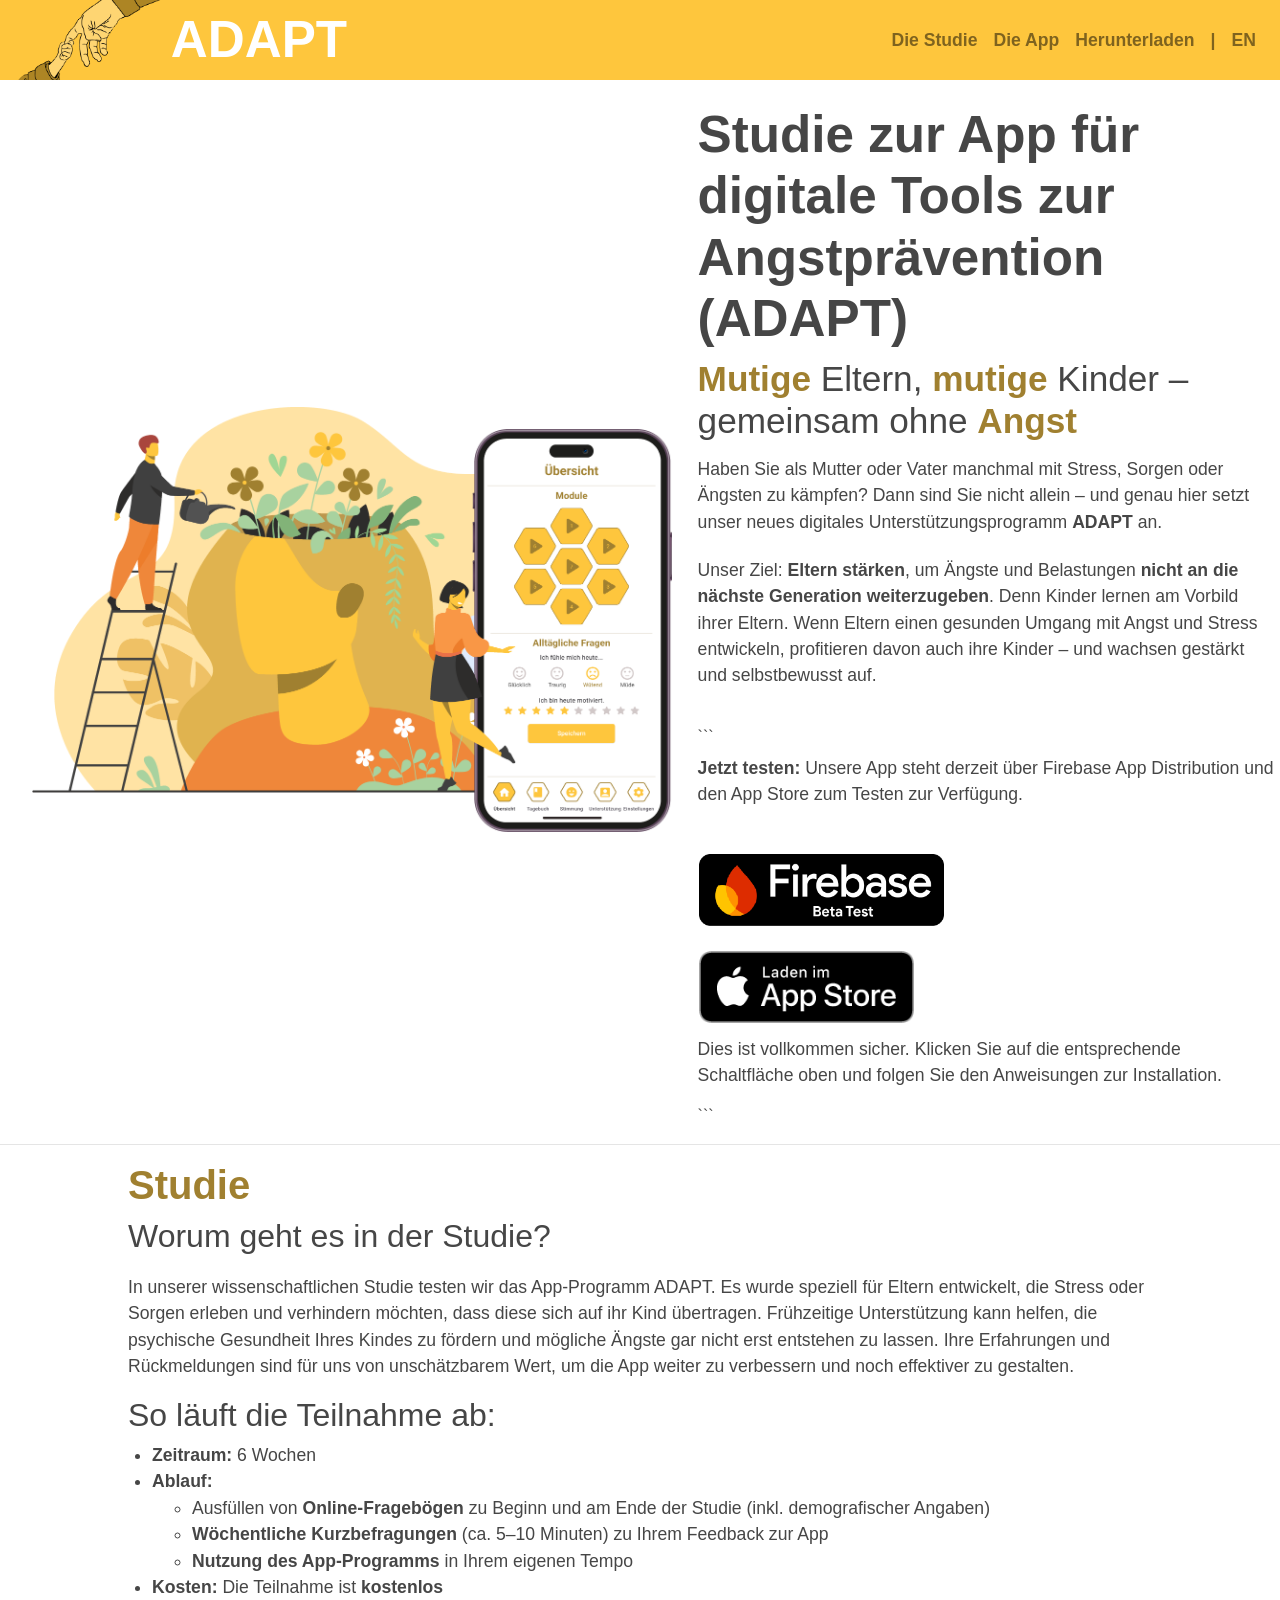
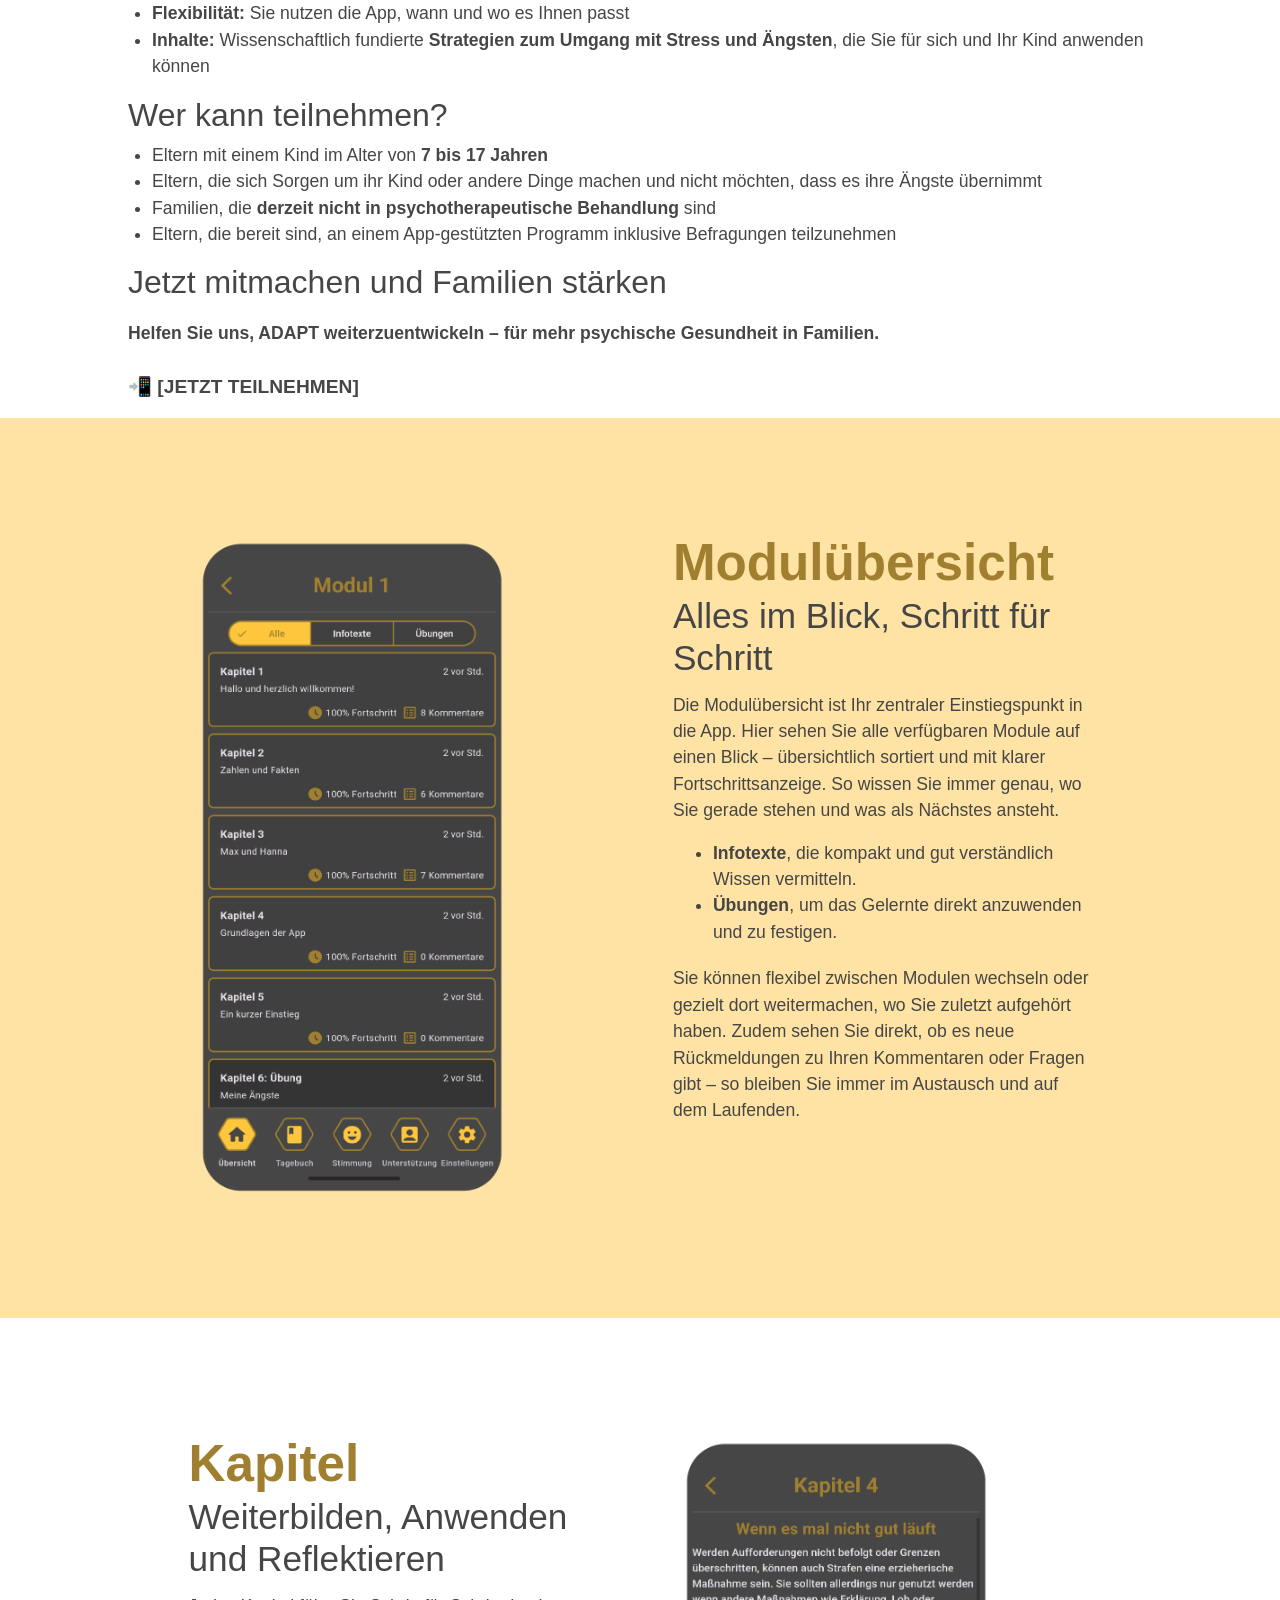
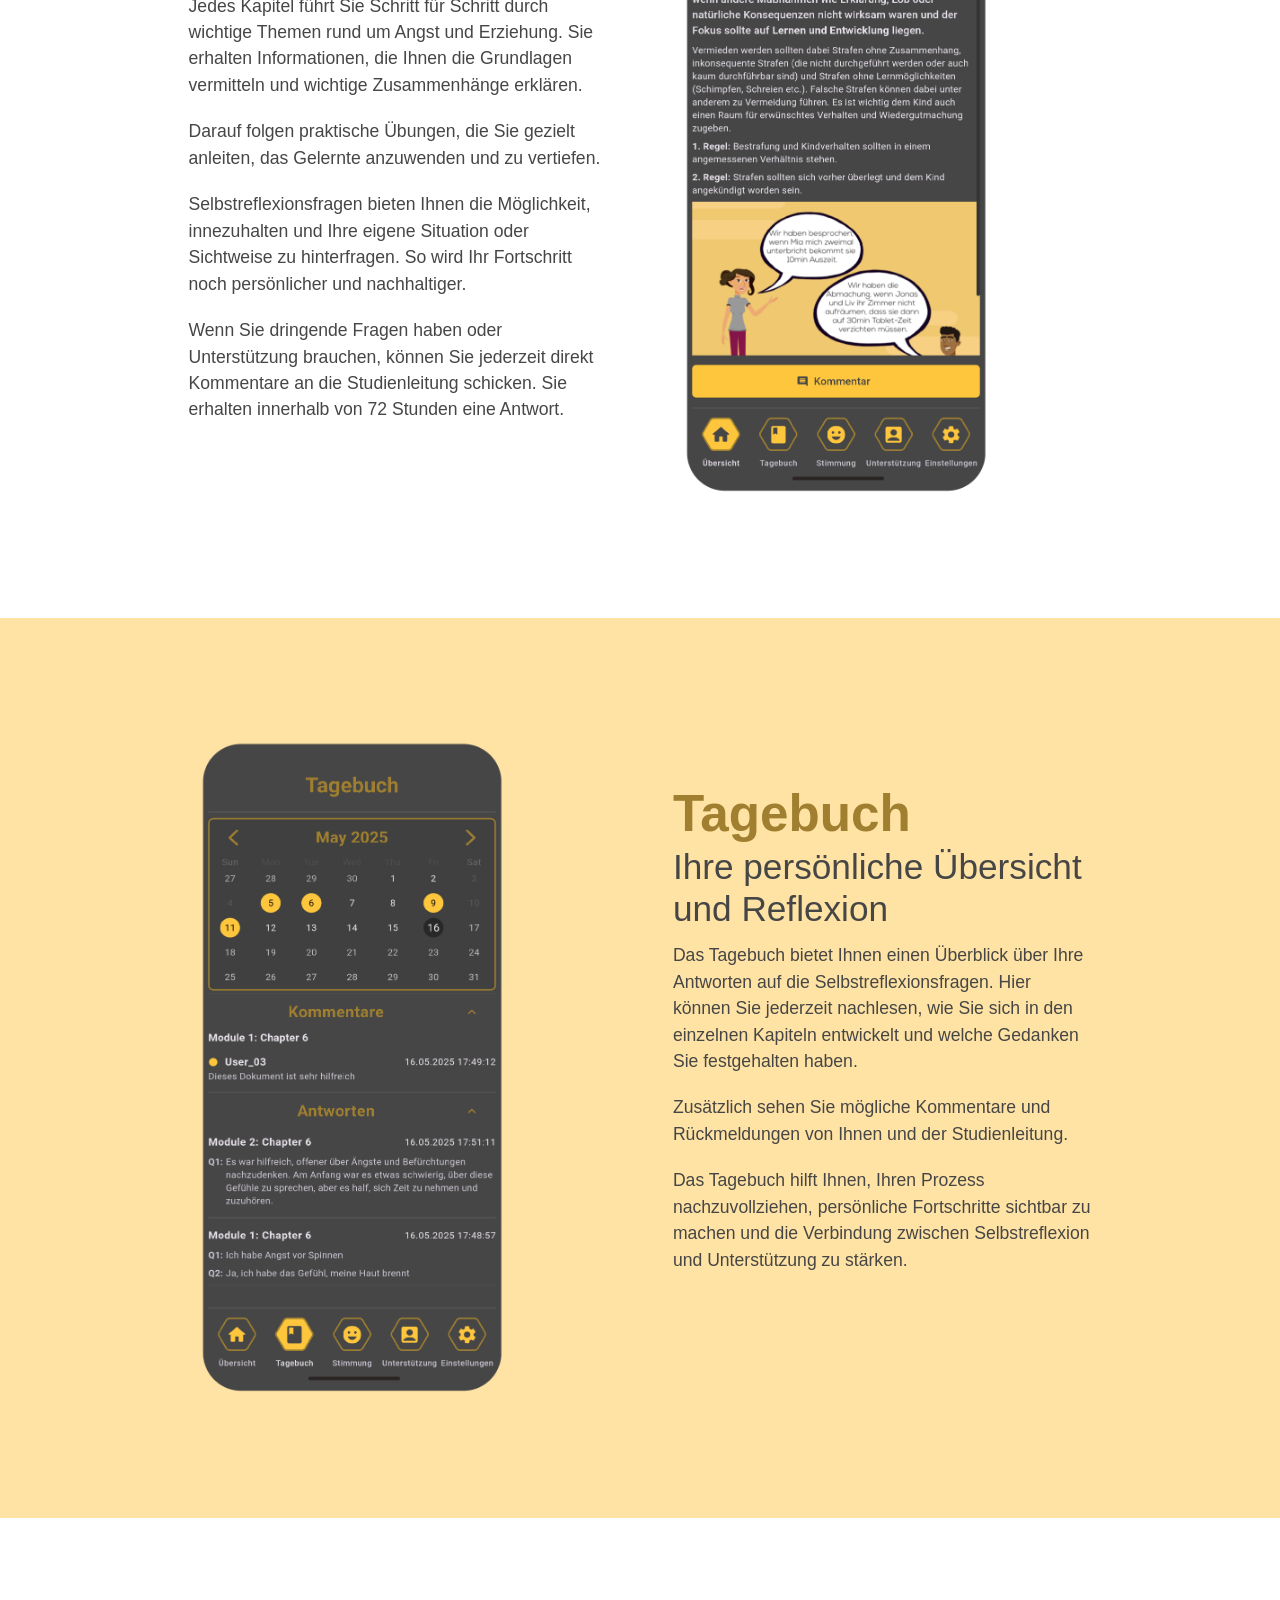
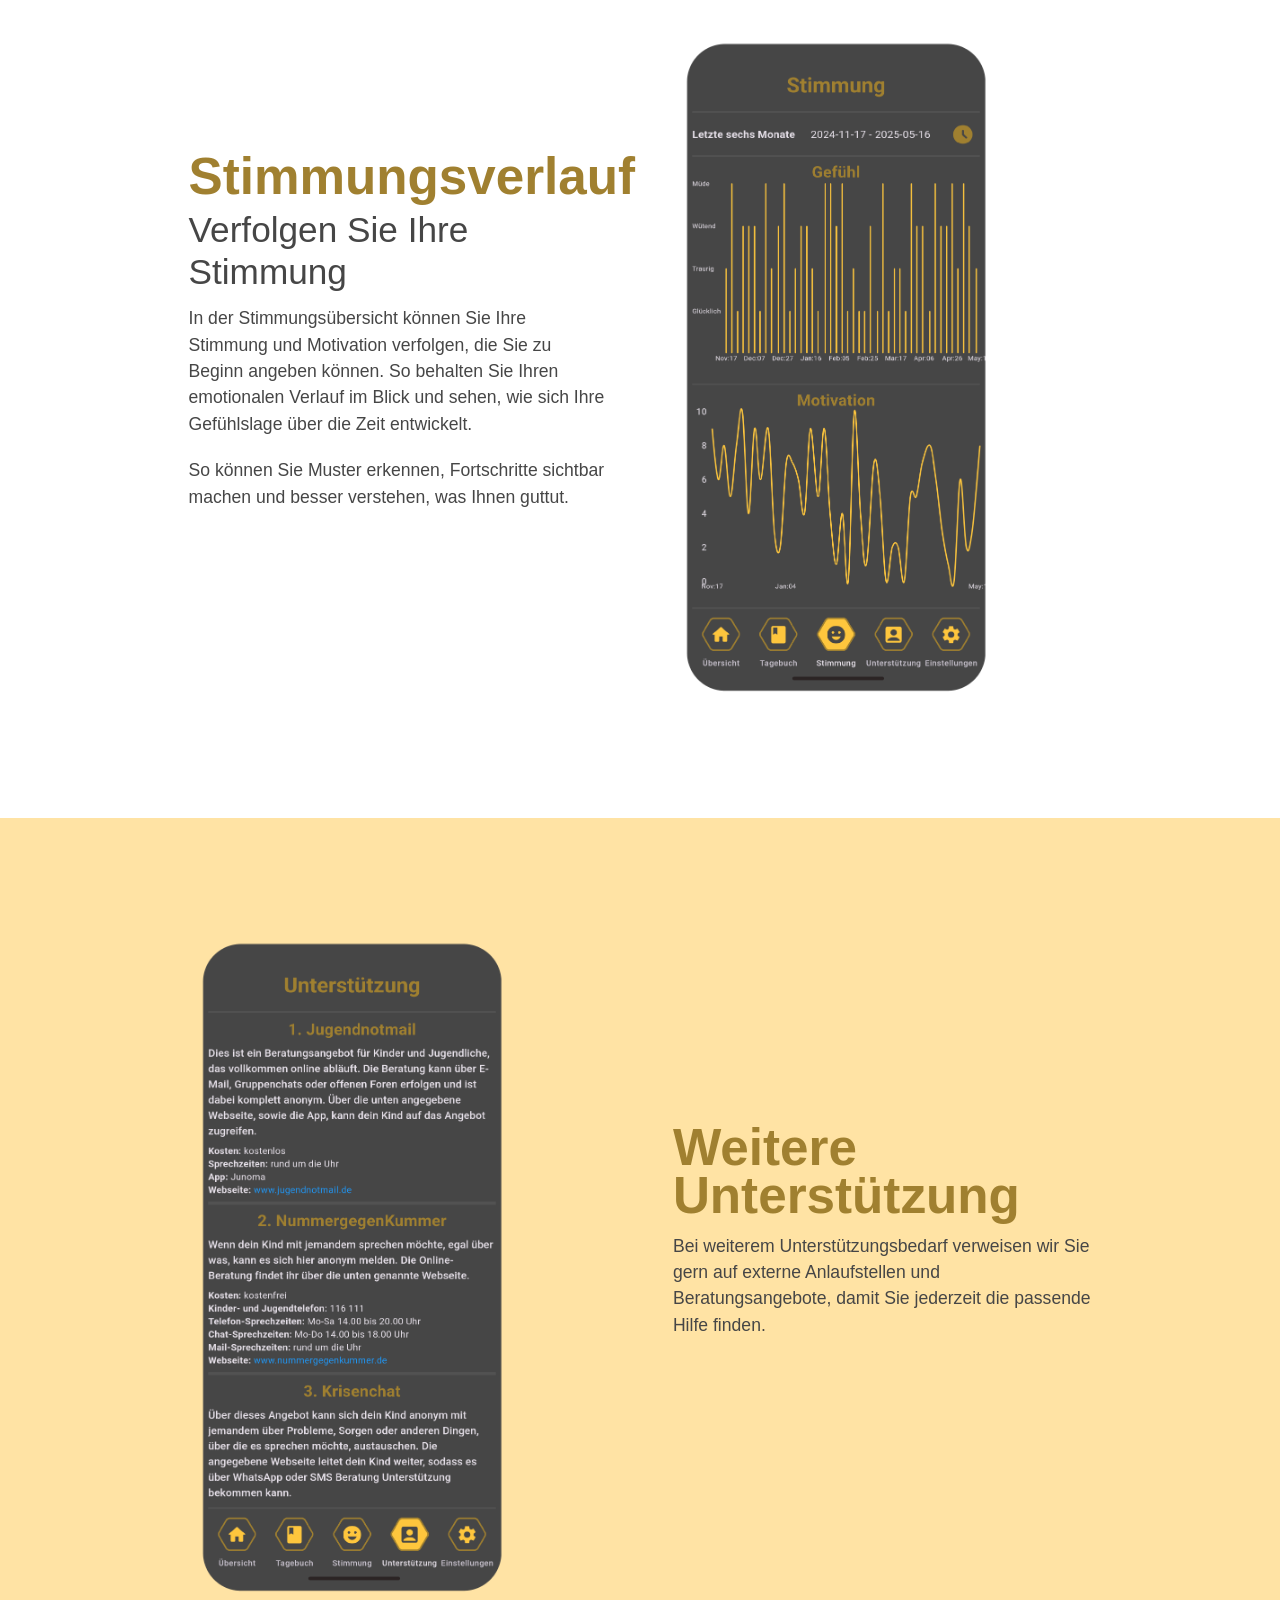
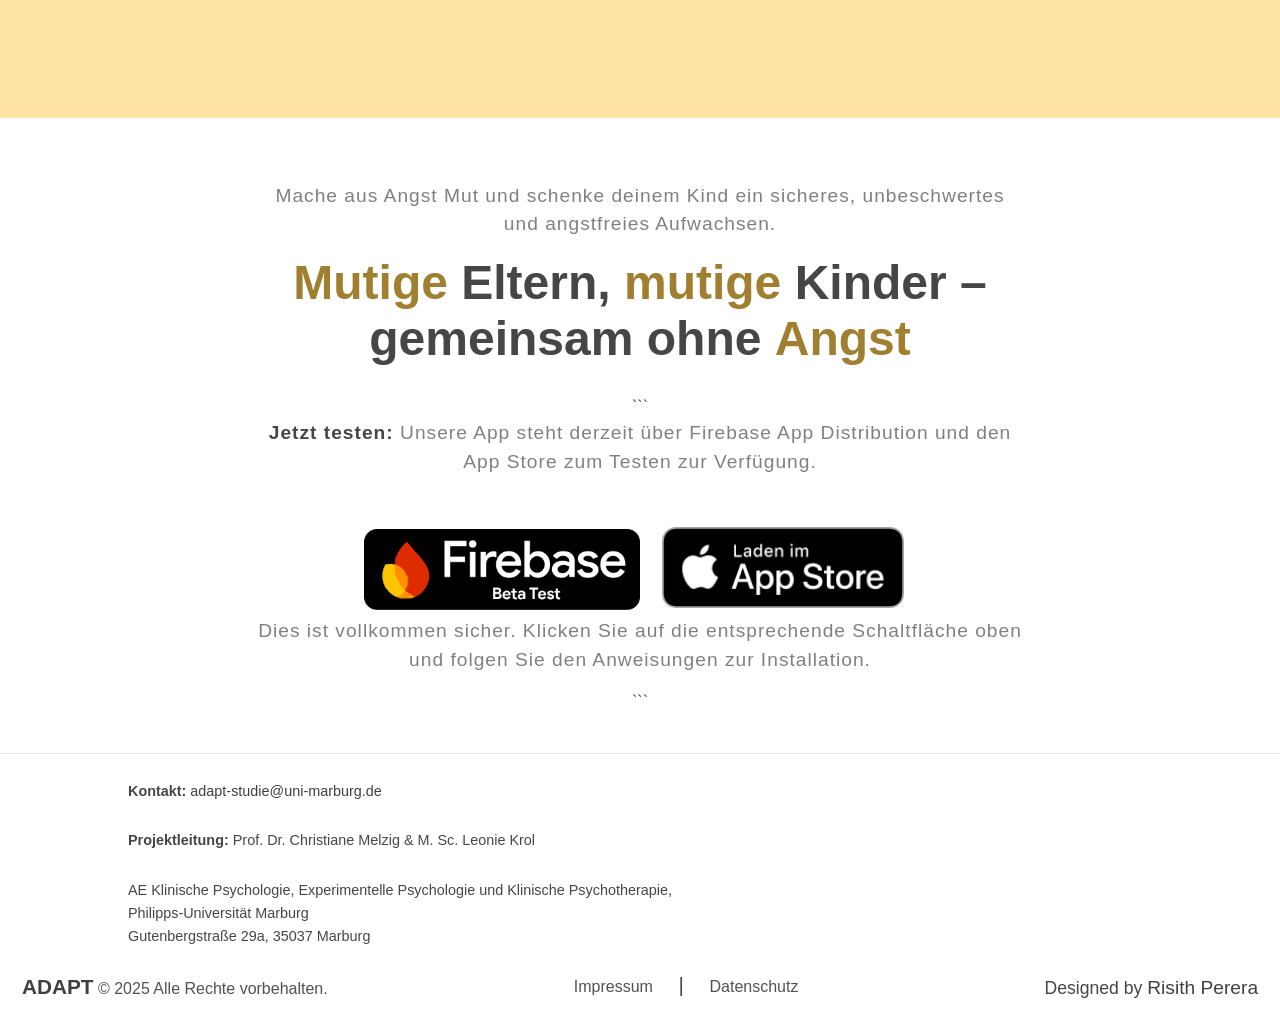
<file: index.html>
<!DOCTYPE html>
<html lang="en">
<head>
    <meta http-equiv="Content-Type" content="text/html; charset=UTF-8">
    <meta name="viewport" content="width=device-width, initial-scale=1.0">

    <title>Adapt Studie</title>
    <link rel="shortcut icon"  href="images/logos/title-logo.png" type="image/x-icon">

    <!-- stylesheet -->
    <link rel="stylesheet" href="css/styles.css">

    <!-- bootstrap -->
    <link rel="stylesheet" href="css/bootstrap.min.css">

    <script src="downloads/jquery-3.2.1.slim.min.js.download"></script>
    <script src="downloads/popper.min.js.download"></script>
    <script src="downloads/bootstrap.min.js.download"></script>
</head>

<body>
<div class="container">
    <header>
        <nav class="navbar navbar-expand-lg navbar-light fixed-top" style="background-color: #FEC63D;">
            <div class="d-flex align-items-center">
                <a class="navbar-brand m-0 p-0" href="#title">
                    <img src="./images/logos/hands.png" alt="logo" style="vertical-align: middle;">
                </a>
                <h1 class="m-0 pl-2 navbar-title">ADAPT</h1>
            </div>

            <div class="collapse navbar-collapse d-none d-md-block" id="navbarTogglerDemo02" style="font-weight: bold;">
                <ul class="navbar-nav ml-auto mt-2 mt-lg-0">
                    <li class="nav-item">
                        <a class="nav-link" href="#study">Die Studie</a>
                    </li>
                    <li class="nav-item">
                        <a class="nav-link" href="#features">Die App</a>
                    </li>
                    <li class="nav-item">
                        <a class="nav-link" href="#download">Herunterladen</a>
                    </li>
                    <li class="nav-item">
                        <span class="nav-link">|</span>
                    </li>
                    <li class="nav-item">
                        <a class="nav-link" href="index_en.html">EN</a>
                    </li>
                </ul>
            </div>
        </nav>
    </header>

        <div class="container poster">
            <div class="title" id="title">
                <div class="image-container">
                    <img src="images/logos/poster_de.png" class="img-fluid" alt="">
                </div>

                <div class="title-content">
                    <div class="head">
                        <h1>Studie zur App für digitale Tools zur Angstprävention (ADAPT)</h1>
                        <h2><b style="color: #A08030;">Mutige</b> Eltern, <b style="color: #A08030;">mutige</b>
                            Kinder – gemeinsam ohne <b style="color: #A08030;">Angst</b></h2>
                        <p>
                            Haben Sie als Mutter oder Vater manchmal mit Stress, Sorgen oder Ängsten zu kämpfen? Dann sind Sie nicht allein – und genau
                            hier setzt unser neues digitales Unterstützungsprogramm <b>ADAPT</b> an.
                        </p>
                        <p>
                            Unser Ziel: <b>Eltern stärken</b>, um Ängste und Belastungen <b>nicht an die nächste Generation weiterzugeben</b>. Denn Kinder lernen
                            am Vorbild ihrer Eltern. Wenn Eltern einen gesunden Umgang mit Angst und Stress entwickeln, profitieren davon auch ihre
                            Kinder – und wachsen gestärkt und selbstbewusst auf.
                        </p>
                    </div>

<!--                    <div class="download-btn">-->
<!--                        <div class="btn disabled-btn">-->
<!--                            <a href="#" onclick="return false;">-->
<!--                                <img src="images/logos/app-store.png" alt="App Store">-->
<!--                            </a>-->
<!--                        </div>-->

<!--                        <div class="btn disabled-btn">-->
<!--                            <a href="#" onclick="return false;">-->
<!--                                <img src="images/logos/google-play.png" alt="Google Play">-->
<!--                            </a>-->
<!--                        </div>-->
<!--                    </div>-->

                   <!-- Firebase App Distribution & App Store -->

                    <div class="firebase-download" style="margin-top: 20px;">

                    ```
                    <p>
                        <strong>Jetzt testen:</strong>
                        Unsere App steht derzeit über Firebase App Distribution und den App Store zum Testen zur Verfügung.
                    </p>

                    <div class="download-btn">

                        <!-- Firebase App Distribution -->
                        <div class="btn">
                            <a href="https://appdistribution.firebase.dev/i/37fd806f918e32e1" target="_blank">
                                <img src="images/logos/firebase_test.png"
                                    alt="Firebase App Distribution">
                            </a>
                        </div>

                        <!-- Apple App Store -->
                        <div class="btn">
                            <a href="https://apps.apple.com/de/app/adapt/id6752386084?l=en-GB" target="_blank">
                                <img src="images/logos/app-store.png"
                                    alt="Download on the App Store">
                            </a>
                        </div>

                    </div>

                    <p>
                        Dies ist vollkommen sicher. Klicken Sie auf die entsprechende
                        Schaltfläche oben und folgen Sie den Anweisungen zur Installation.
                    </p>
                    ```

                    </div>

                </div>
            </div>
        </div>

        <section id="study">
            <hr>
            <div class="container">
                <div class="ftr study">
                    <div class="text-content">
                        <h1 style="color: #A08030;">Studie</h1>
                        <h2>Worum geht es in der Studie?</h2>
                        <p>
                            In unserer wissenschaftlichen Studie testen wir das App-Programm ADAPT. Es wurde speziell für Eltern entwickelt, die
                            Stress oder Sorgen erleben und verhindern möchten, dass diese sich auf ihr Kind übertragen.
                            Frühzeitige Unterstützung kann helfen, die psychische Gesundheit Ihres Kindes zu fördern und mögliche Ängste gar nicht
                            erst entstehen zu lassen. Ihre Erfahrungen und Rückmeldungen sind für uns von
                            unschätzbarem Wert, um die App weiter zu verbessern und noch effektiver zu gestalten.
                          </p>
                        <h2>So läuft die Teilnahme ab:</h2>
                        <ul style="text-align: left; padding-left: 1.5rem;">
                            <li><b>Zeitraum:</b> 6 Wochen</li>
                            <li><b>Ablauf:</b>
                                <ul>
                                    <li>Ausfüllen von <b>Online-Fragebögen</b> zu Beginn und am Ende der Studie (inkl. demografischer Angaben)</li>
                                    <li><b>Wöchentliche Kurzbefragungen</b> (ca. 5–10 Minuten) zu Ihrem Feedback zur App</li>
                                    <li><b>Nutzung des App-Programms</b> in Ihrem eigenen Tempo</li>
                                </ul>
                            </li>
                            <li><b>Kosten:</b> Die Teilnahme ist <b>kostenlos</b></li>
                            <li><b>Flexibilität:</b> Sie nutzen die App, wann und wo es Ihnen passt</li>
                            <li><b>Inhalte:</b> Wissenschaftlich fundierte <b>Strategien zum Umgang mit Stress und Ängsten</b>, die Sie für sich und Ihr Kind anwenden können</li>
                        </ul>

                        <h2>Wer kann teilnehmen?</h2>
                        <ul style="text-align: left; padding-left: 1.5rem;">
                            <li>Eltern mit einem Kind im Alter von <b>7 bis 17 Jahren</b></li>
                            <li>Eltern, die sich Sorgen um ihr Kind oder andere Dinge machen und nicht möchten, dass es ihre Ängste übernimmt</li>
                            <li>Familien, die <b>derzeit nicht in psychotherapeutische Behandlung</b> sind</li>
                            <li>Eltern, die bereit sind, an einem App-gestützten Programm inklusive Befragungen teilzunehmen</li>
                        </ul>

                        <h2>Jetzt mitmachen und Familien stärken</h2>
                        <p>
                            <b>Helfen Sie uns, ADAPT weiterzuentwickeln – für mehr psychische Gesundheit in Familien.</b>
                        </p>
                        <p><span style="font-size: 1.2rem;"><a href="https://www.soscisurvey.de/Test_ADPT/?q=base">📲 <b>[JETZT TEILNEHMEN]</b></a></span></p>
                    </div>
                </div>
            </div>
        </section>

        <section id="features">
            <div class="container ftr-container-l">
                <div class="ftr ftr-img-l">
                    <div class="text-content">
                        <h1 style="color: #A08030;">Modulübersicht</h1>
                        <h2>Alles im Blick, Schritt für Schritt</h2>
                        <p>
                            Die Modulübersicht ist Ihr zentraler Einstiegspunkt in die App. Hier sehen Sie alle verfügbaren Module auf einen Blick – 
                            übersichtlich sortiert und mit klarer Fortschrittsanzeige. So wissen Sie immer genau, wo Sie gerade stehen und was als
                            Nächstes ansteht.
                          </p>
                          <ul>
                            <li><strong>Infotexte</strong>, die kompakt und gut verständlich Wissen vermitteln.</li>
                            <li><strong>Übungen</strong>, um das Gelernte direkt anzuwenden und zu festigen.</li>
                          </ul>
                          <p>
                            Sie können flexibel zwischen Modulen wechseln oder gezielt dort weitermachen, wo Sie zuletzt aufgehört haben. Zudem
                            sehen Sie direkt, ob es neue Rückmeldungen zu Ihren Kommentaren oder Fragen gibt – so bleiben Sie immer im Austausch
                            und auf dem Laufenden.
                          </p>
                    </div>
                    <div class="image-container">
                        <img src="./images/screenshots_de/D_Module.png" alt="">
                    </div>
                </div>
            </div>

            <div class="container">
                <div class="ftr">
                    <div class="text-content">
                        <h1 style="color: #A08030;">Kapitel</h1>
                        <h2>Weiterbilden, Anwenden und Reflektieren</h2>
                        <p>
                            Jedes Kapitel führt Sie Schritt für Schritt durch wichtige Themen rund um Angst und Erziehung. Sie erhalten
                            Informationen, die Ihnen die Grundlagen vermitteln und wichtige Zusammenhänge erklären.
                          </p>
                          <p>
                            Darauf folgen praktische Übungen, die Sie gezielt anleiten, das Gelernte anzuwenden und zu vertiefen.
                          </p>
                          <p>
                            Selbstreflexionsfragen bieten Ihnen die Möglichkeit, innezuhalten und Ihre eigene Situation oder Sichtweise
                            zu hinterfragen. So wird Ihr Fortschritt noch persönlicher und nachhaltiger.
                          </p>
                          <p>
                            Wenn Sie dringende Fragen haben oder Unterstützung brauchen, können Sie jederzeit direkt Kommentare an die Studienleitung 
                            schicken. Sie erhalten innerhalb von 72 Stunden eine Antwort.
                          </p>
                    </div>
                    <div class="image-container">
                        <img src="./images/screenshots_de/D_Chapter.png" alt="">
                    </div>
                </div>
            </div>

            <div class="container ftr-container-l">
                <div class="ftr ftr-img-l">
                    <div class="text-content">
                        <h1 style="color: #A08030;">Tagebuch</h1>
                        <h2>Ihre persönliche Übersicht und Reflexion</h2>
                        <p>
                            Das Tagebuch bietet Ihnen einen Überblick über Ihre Antworten auf die Selbstreflexionsfragen. Hier können Sie jederzeit
                            nachlesen, wie Sie sich in den einzelnen Kapiteln entwickelt und welche Gedanken Sie festgehalten haben.
                          </p>
                          <p>
                            Zusätzlich sehen Sie mögliche Kommentare und Rückmeldungen von Ihnen und der Studienleitung.
                          </p>
                          <p>
                            Das Tagebuch hilft Ihnen, Ihren Prozess nachzuvollziehen, persönliche Fortschritte sichtbar zu machen und die Verbindung zwischen Selbstreflexion
                            und Unterstützung zu stärken.
                          </p>
                    </div>
                    <div class="image-container">
                        <img src="./images/screenshots_de/D_Diary.png" alt="">
                    </div>
                </div>
            </div>

            <div class="container">
                <div class="ftr">
                    <div class="text-content">
                        <h1 style="color: #A08030;">Stimmungsverlauf</h1>
                        <h2>Verfolgen Sie Ihre Stimmung</h2>
                        <p>
                            In der Stimmungsübersicht können Sie Ihre Stimmung und Motivation verfolgen, die Sie zu Beginn angeben können.
                            So behalten Sie Ihren emotionalen Verlauf im Blick und sehen, wie sich Ihre Gefühlslage über die Zeit entwickelt.
                          </p>
                          <p>
                            So können Sie Muster erkennen, Fortschritte sichtbar machen und besser verstehen, was Ihnen guttut.
                          </p>
                    </div>
                    <div class="image-container">
                        <img src="./images/screenshots_de/D_Mood.png" alt="">
                    </div>
                </div>
            </div>

            <div class="container ftr-container-l">
                <div class="ftr ftr-img-l">
                    <div class="text-content">
                        <h1 style="color: #A08030;"> Weitere Unterstützung</h1>
                        <h2></h2>
                        <p>
                            Bei weiterem Unterstützungsbedarf verweisen wir Sie gern auf externe Anlaufstellen und Beratungsangebote,
                            damit Sie jederzeit die passende Hilfe finden.
                        </p>
                    </div>
                    <div class="image-container">
                        <img src="./images/screenshots_de/D_Support.png" alt="">
                    </div>
                </div>
            </div>
        </section>

        <section id="download">
            <div class="container">
                <div class="dwnld-txt">
                    <p>Mache aus Angst Mut und schenke deinem Kind ein sicheres, unbeschwertes und angstfreies Aufwachsen.</p>
                    <h1><b style="color: #A08030;">Mutige</b> Eltern, <b style="color: #A08030;">mutige</b> Kinder – gemeinsam ohne <b style="color: #A08030;">Angst</b></h1>

<!--                    <div class="download-btn">-->
<!--                        <div class="btn disabled-btn">-->
<!--                            <a href="#" onclick="return false;">-->
<!--                                <img src="images/logos/app-store.png" alt="App Store">-->
<!--                            </a>-->
<!--                        </div>-->

<!--                        <div class="btn disabled-btn">-->
<!--                            <a href="#" onclick="return false;">-->
<!--                                <img src="images/logos/google-play.png" alt="Google Play">-->
<!--                            </a>-->
<!--                        </div>-->
<!--                    </div>-->

                    <div class="firebase-download" style="margin-top: 20px;">

                    ```
                    <p>
                        <strong>Jetzt testen:</strong>
                        Unsere App steht derzeit über Firebase App Distribution und den App Store zum Testen zur Verfügung.
                    </p>

                    <div class="download-btn">

                        <!-- Firebase App Distribution -->
                        <div class="btn">
                            <a href="https://appdistribution.firebase.dev/i/37fd806f918e32e1" target="_blank">
                                <img src="images/logos/firebase_test.png"
                                    alt="Firebase App Distribution">
                            </a>
                        </div>

                        <!-- Apple App Store -->
                        <div class="btn">
                            <a href="https://apps.apple.com/de/app/adapt/id6752386084?l=en-GB" target="_blank">
                                <img src="images/logos/app-store.png"
                                    alt="Download on the App Store">
                            </a>
                        </div>

                    </div>

                    <p>
                        Dies ist vollkommen sicher. Klicken Sie auf die entsprechende
                        Schaltfläche oben und folgen Sie den Anweisungen zur Installation.
                    </p>
                    ```

                    </div>

                </div>
            </div>
        </section>

        <footer>
            <hr>
            <div class="footer-contact">
                <p><b>Kontakt:</b> <a href="mailto:adapt-studie@uni-marburg.de">adapt-studie@uni-marburg.de</a></p>
                <p><b>Projektleitung:</b> Prof. Dr. Christiane Melzig &amp; M. Sc. Leonie Krol</p>
                <p>AE Klinische Psychologie, Experimentelle Psychologie und Klinische Psychotherapie,<br>
                    Philipps-Universität Marburg<br>
                    Gutenbergstraße 29a, 35037 Marburg</p>
            </div>
            <div class="container">
                <div class="footer-content">
                    <div class="cpy">
                        <p class="cpyP"><a href="#title">ADAPT</a> © 2025 Alle Rechte vorbehalten.</p>
                    </div>
                    <div class="social-media">
                        <a href="legal_notice.html" target="_blank" class="privacy">Impressum</a>
                        <p>|</p>
                        <a href="data_protection.html" target="_blank" class="privacy">Datenschutz</a>
                    </div>
                    <div class="design">
                        <p>Designed by <a href="https://www.linkedin.com/in/risith/" target="_blank">Risith Perera</a></p>
                    </div>
                </div>
            </div>
        </footer>
    </div>
</body>
</html>
</file>
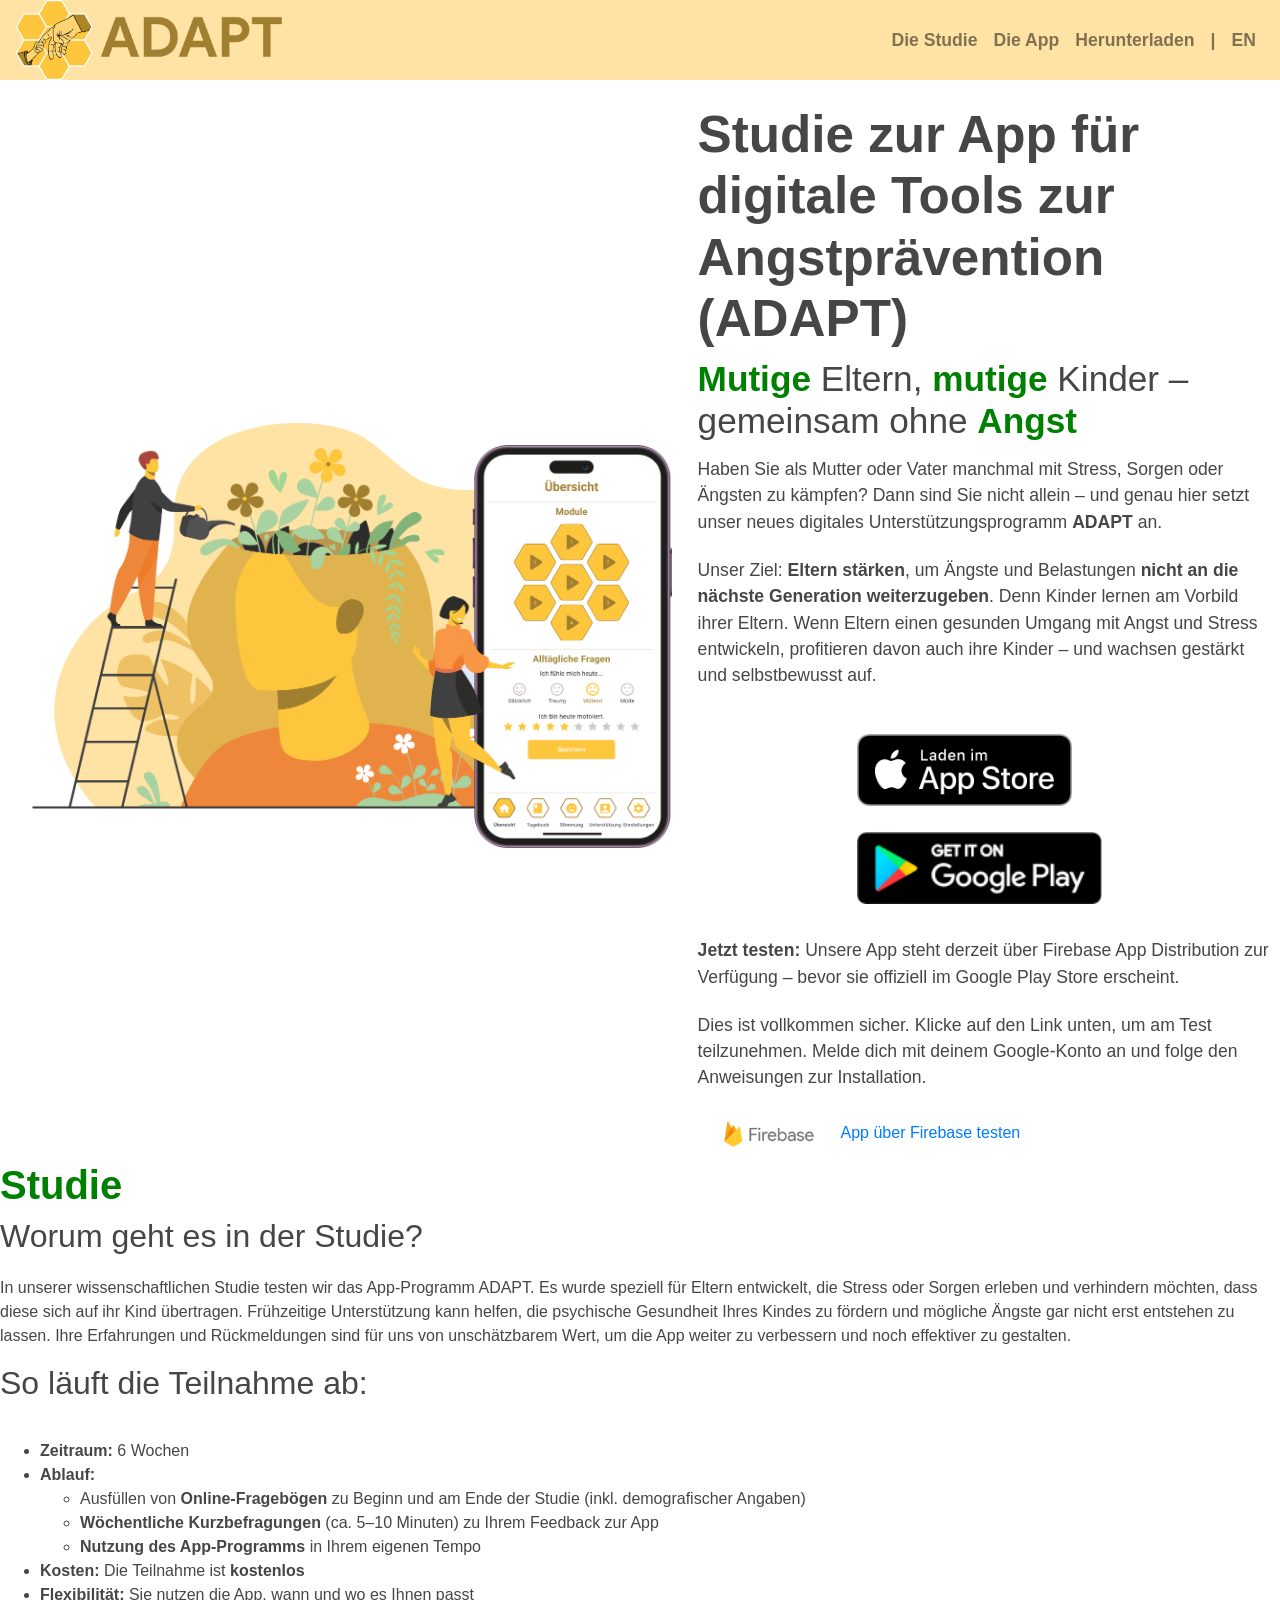
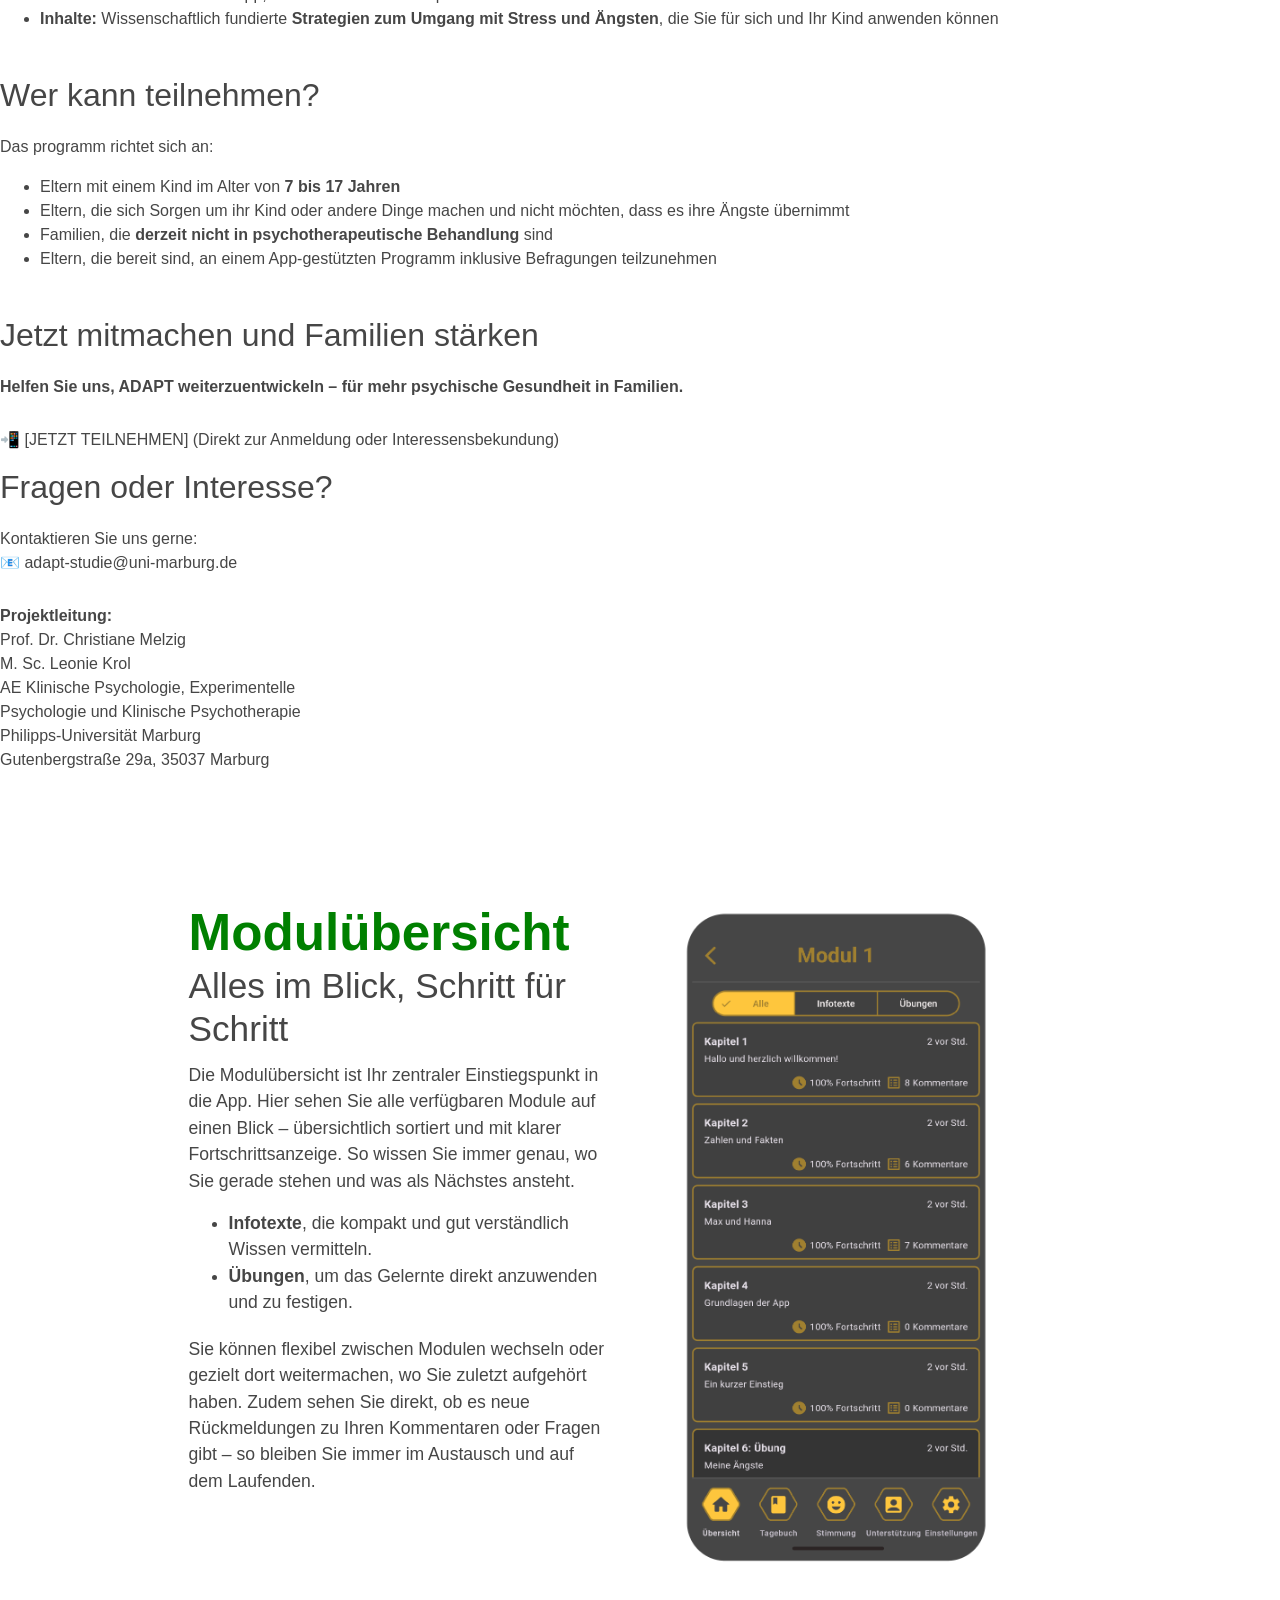
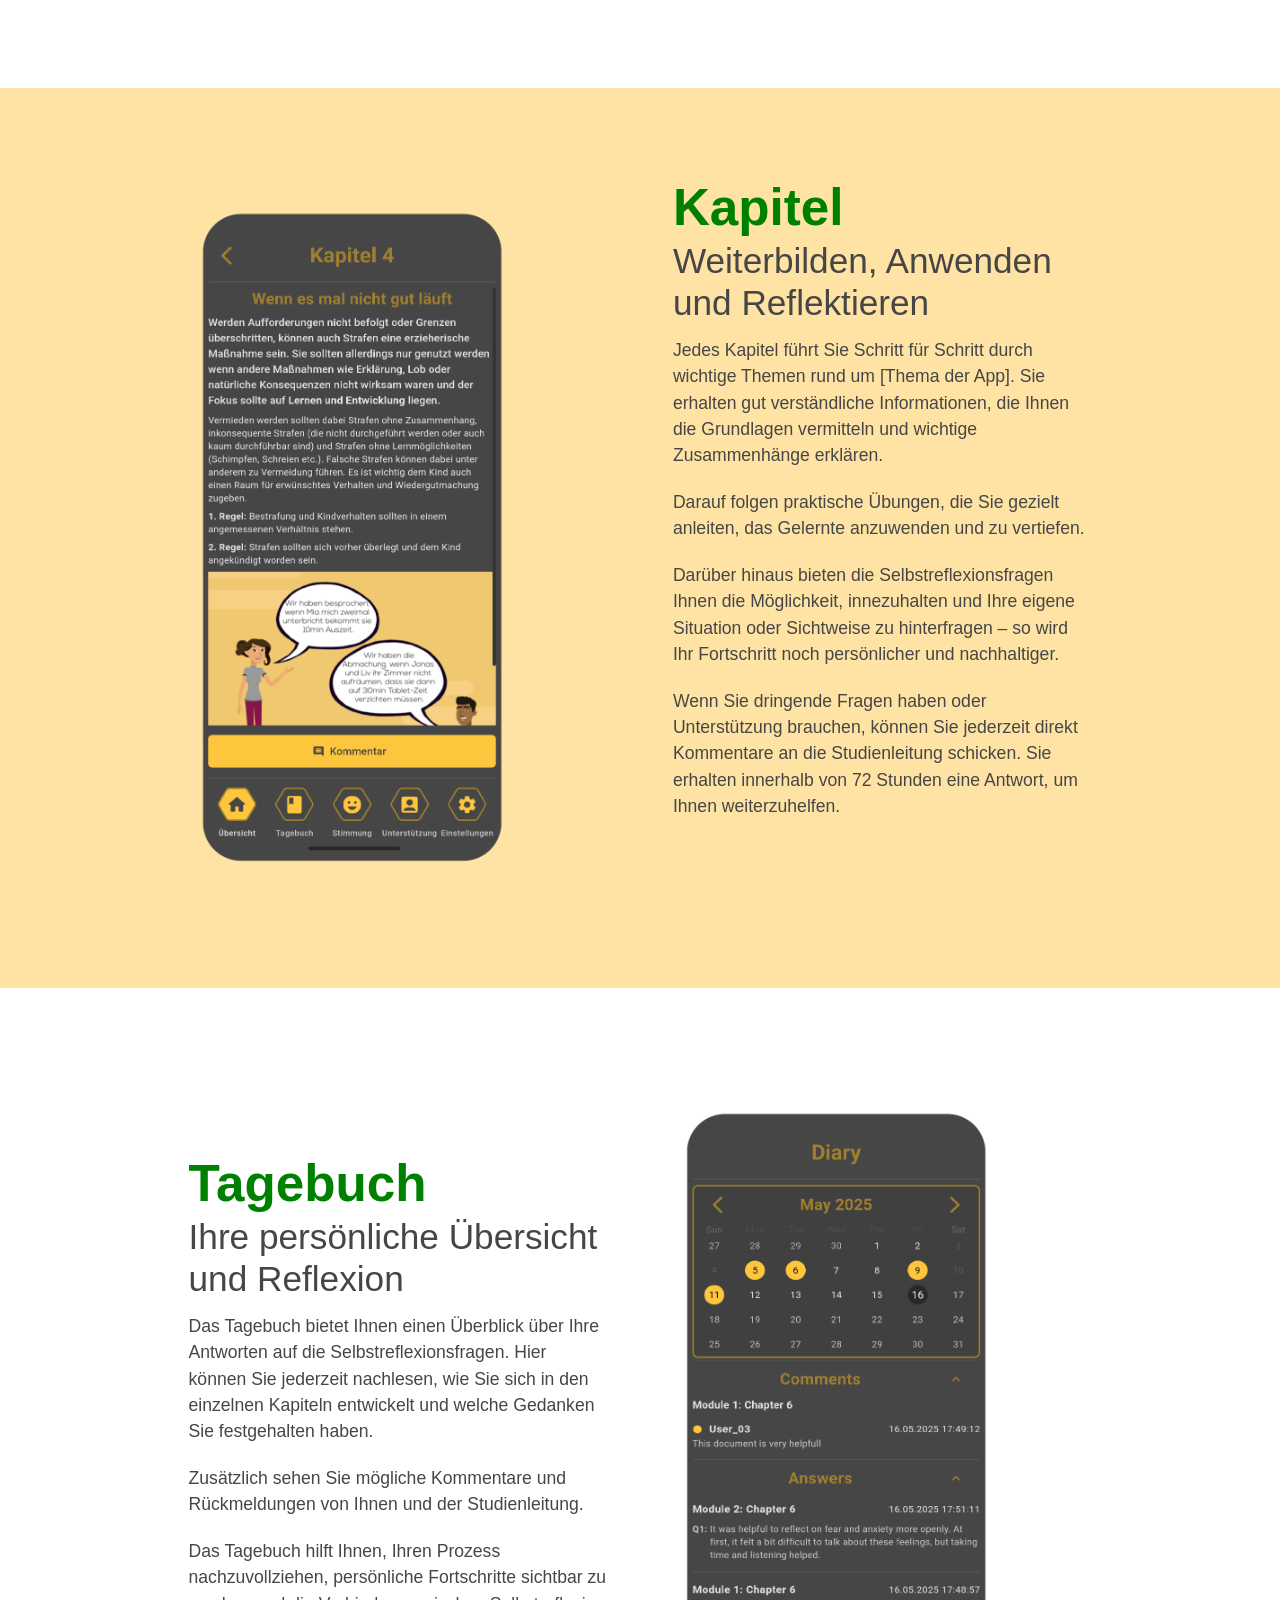
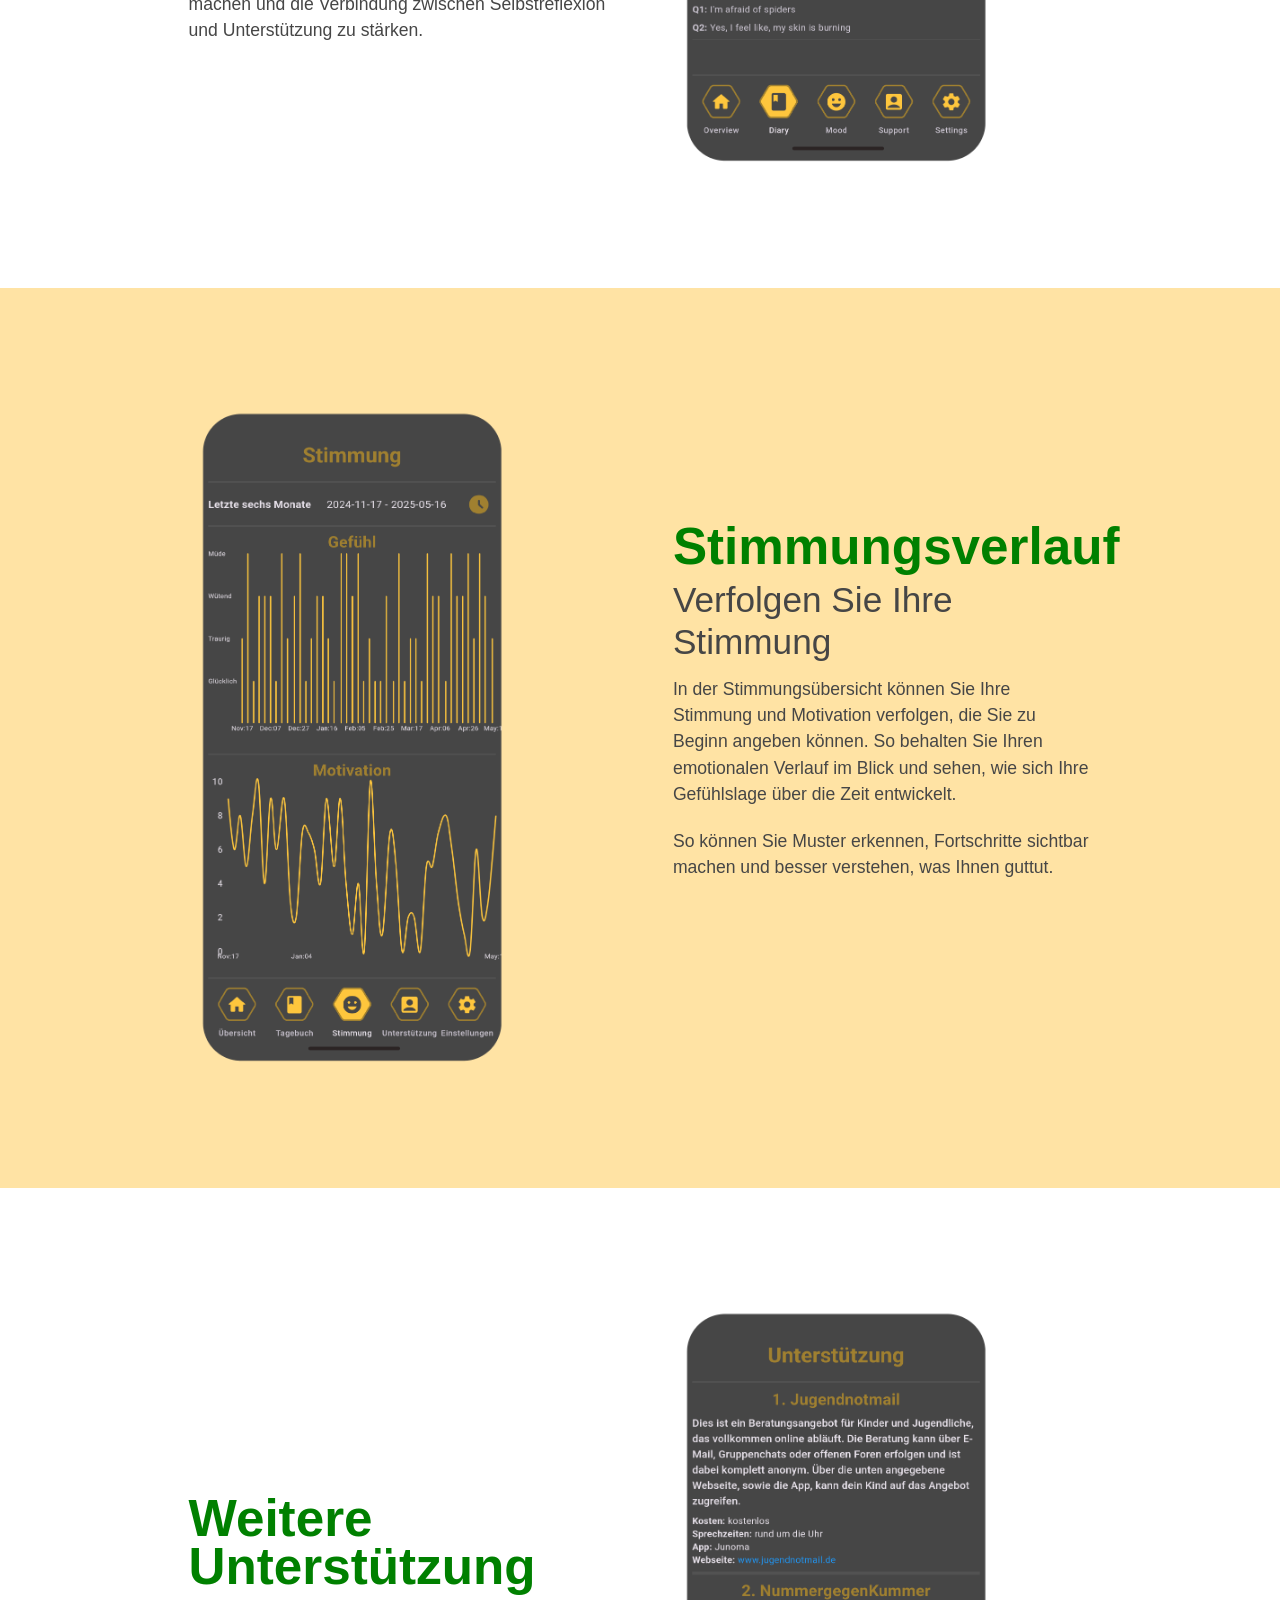
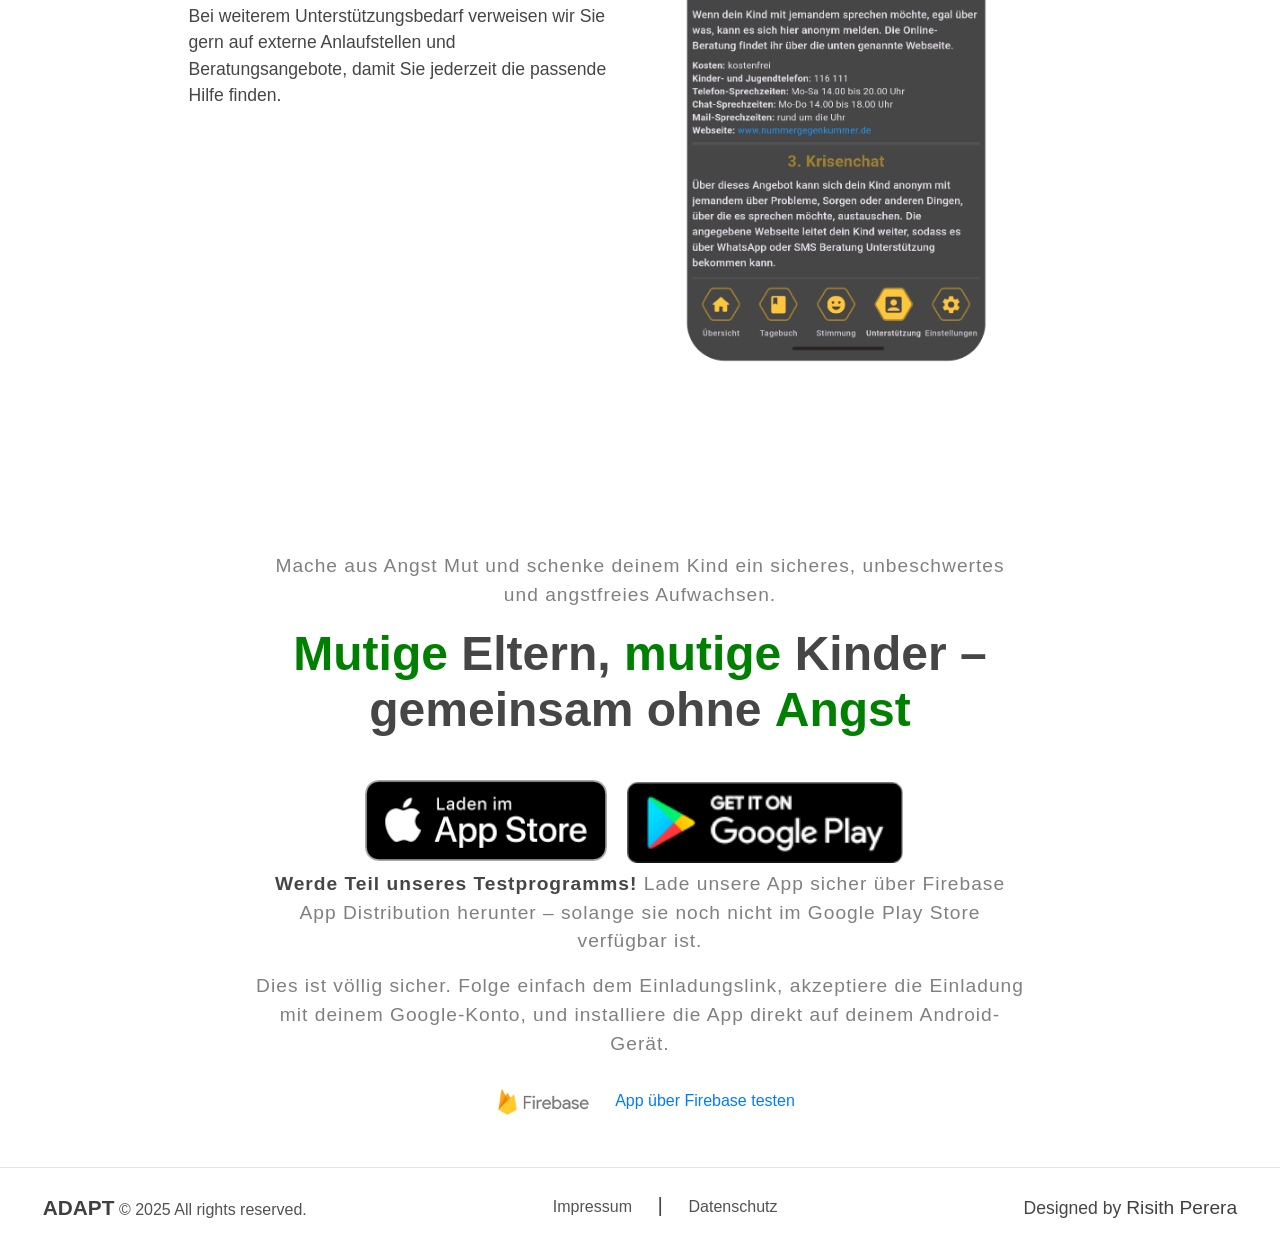
<file: index_de_LK.html>
<!DOCTYPE html>
<html lang="en">
<head>
    <meta http-equiv="Content-Type" content="text/html; charset=UTF-8">
    <meta name="viewport" content="width=device-width, initial-scale=1.0">

    <title>Adapt App</title>
    <link rel="shortcut icon"  href="images/logos/title-logo.png" type="image/x-icon">

    <!-- stylesheet -->
    <link rel="stylesheet" href="css/styles.css">

    <!-- bootstrap -->
    <link rel="stylesheet" href="css/bootstrap.min.css">

    <script src="downloads/jquery-3.2.1.slim.min.js.download"></script>
    <script src="downloads/popper.min.js.download"></script>
    <script src="downloads/bootstrap.min.js.download"></script>
</head>

<body>
    <div class="container">
        <header>
            <nav class="navbar navbar-expand-lg navbar-light  fixed-top" style="background-color: #FFE3A4;">
                <a class="navbar-brand" href="#title"><img src="./images/logos/app-logo.png" alt="logo"></a>
                <button class="navbar-toggler" type="button" data-toggle="collapse" data-target="#navbarTogglerDemo02" aria-controls="navbarTogglerDemo02" aria-expanded="false" aria-label="Toggle navigation">
                    <span class="navbar-toggler-icon"></span>
                </button>
                <div class="collapse navbar-collapse" id="navbarTogglerDemo02" style="font-weight: bold;">
                    <ul class="navbar-nav ml-auto mt-2 mt-lg-0">
                        <li class="nav-item">
                            <a class="nav-link" href="#study">Die Studie</a>
                        </li>
                        <li class="nav-item">
                            <a class="nav-link" href="#features">Die App</a>
                        </li>
                        <li class="nav-item">
                            <a class="nav-link" href="#download">Herunterladen</a>
                        </li>
                        <li class="nav-item">
                            <span class="nav-link">|</span>
                        </li>
                        <li class="nav-item">
                            <a class="nav-link" href="index_en.html">EN</a>
                        </li>
                    </ul>
                </div>
            </nav>
        </header>

        <div class="container poster">
            <div class="title" id="title">
                <div class="image-container">
                    <img src="images/logos/poster_de.png" class="img-fluid" alt="">
                </div>

                <div class="title-content">
                    <div class="head">
                        <h1>Studie zur App für digitale Tools zur Angstprävention (ADAPT)</h1>
                        <h2><b style="color: green;">Mutige</b> Eltern, <b style="color: green;">mutige</b>
                            Kinder – gemeinsam ohne <b style="color: green;">Angst</b></h2>
                        <p>
                            Haben Sie als Mutter oder Vater manchmal mit Stress, Sorgen oder Ängsten zu kämpfen? Dann sind Sie nicht allein – und genau
                            hier setzt unser neues digitales Unterstützungsprogramm <b>ADAPT</b> an.
                        </p>
                        <p>
                            Unser Ziel: <b>Eltern stärken</b>, um Ängste und Belastungen <b>nicht an die nächste Generation weiterzugeben</b>. Denn Kinder lernen
                            am Vorbild ihrer Eltern. Wenn Eltern einen gesunden Umgang mit Angst und Stress entwickeln, profitieren davon auch ihre
                            Kinder – und wachsen gestärkt und selbstbewusst auf.
                        </p>
                    </div>

                    <div class="download-btn">
                        <div class="btn disabled-btn">
                            <a href="#" onclick="return false;">
                                <img src="images/logos/app-store.png" alt="App Store">
                            </a>
                        </div>

                        <div class="btn disabled-btn">
                            <a href="#" onclick="return false;">
                                <img src="images/logos/google-play.png" alt="Google Play">
                            </a>
                        </div>
                    </div>

                    <!-- Firebase App Distribution -->
                    <div class="firebase-download" style="margin-top: 20px;">
                        <p><strong>Jetzt testen:</strong> Unsere App steht derzeit über Firebase App Distribution zur Verfügung – bevor sie offiziell im Google Play Store erscheint.</p>
                        <p>Dies ist vollkommen sicher. Klicke auf den Link unten, um am Test teilzunehmen. Melde dich mit deinem Google-Konto an und folge den Anweisungen zur Installation.</p>
                        <div class="btn">
                            <a href="https://appdistribution.firebase.dev/i/37fd806f918e32e1" target="_blank">
                                <img src="images/logos/firebase_logo.png" alt="Firebase Download" style="height: 40px; margin-right: 10px;">
                                App über Firebase testen
                            </a>
                        </div>
                    </div>
                </div>
            </div>
        </div>
        <section id="study">
            <div class="container">
                <div class="ftr">
                    <div class="text-content">
                        <h1 style="color: green;">Studie</h1>
                        <h2>Worum geht es in der Studie?</h2>
                        <p>
                            In unserer wissenschaftlichen Studie testen wir das App-Programm ADAPT. Es wurde speziell für Eltern entwickelt, die
                            Stress oder Sorgen erleben und verhindern möchten, dass diese sich auf ihr Kind übertragen.
                            Frühzeitige Unterstützung kann helfen, die psychische Gesundheit Ihres Kindes zu fördern und mögliche Ängste gar nicht
                            erst entstehen zu lassen. Ihre Erfahrungen und Rückmeldungen sind für uns von
                            unschätzbarem Wert, um die App weiter zu verbessern und noch effektiver zu gestalten.
                          </p>
                        <h2>So läuft die Teilnahme ab:</h2>
                        <p>
                            <ul>
                                <li><b>Zeitraum:</b> 6 Wochen</li>
                                <li><b>Ablauf:</b></li>
                                    <ul>
                                        <li>Ausfüllen von <b>Online-Fragebögen</b> zu Beginn und am Ende der
                                            Studie (inkl. demografischer Angaben)</li>
                                        <li><b>Wöchentliche Kurzbefragungen</b> (ca. 5–10 Minuten) zu Ihrem Feedback zur App</li>
                                        <li><b>Nutzung des App-Programms</b> in Ihrem eigenen Tempo</li>
                                    </ul>
                                <li><b>Kosten:</b> Die Teilnahme ist <b>kostenlos</b></li>
                                <li><b>Flexibilität:</b> Sie nutzen die App, wann und wo es Ihnen passt</li>
                                <li><b>Inhalte:</b> Wissenschaftlich fundierte <b>Strategien zum Umgang mit Stress
                                    und Ängsten</b>, die Sie für sich und Ihr Kind anwenden können</li>
                            </ul>
                        </p>
                        <h2>Wer kann teilnehmen?</h2>
                        <p>
                            Das programm richtet sich an:
                            <ul>
                                <li>Eltern mit einem Kind im Alter von <b>7 bis 17 Jahren</b></li>
                                <li>Eltern, die sich Sorgen um ihr Kind oder andere Dinge machen und nicht
                                    möchten, dass es ihre Ängste übernimmt</li>
                                <li>Familien, die <b>derzeit nicht in psychotherapeutische Behandlung</b> sind</li>
                                <li>Eltern, die bereit sind, an einem App-gestützten Programm inklusive Befragungen teilzunehmen</li>
                            </ul>
                        </p>
                        <h2>Jetzt mitmachen und Familien stärken</h2>
                        <p>
                            <b>Helfen Sie uns, ADAPT weiterzuentwickeln – für mehr psychische Gesundheit in Familien.</b>
                        </p>
                        <p>
                            📲 [JETZT TEILNEHMEN]
                            (Direkt zur Anmeldung oder Interessensbekundung)
                        </p>
                        <h2>Fragen oder Interesse?</h2>
                        <p>
                            Kontaktieren Sie uns gerne:<br>
                            📧 adapt-studie@uni-marburg.de
                        </p>
                        <p>
                            <b>Projektleitung:</b><br>
                            Prof. Dr. Christiane Melzig<br>
                            M. Sc. Leonie Krol<br>
                            AE Klinische Psychologie, Experimentelle<br>
                            Psychologie und Klinische Psychotherapie<br>
                            Philipps-Universität Marburg<br>
                            Gutenbergstraße 29a, 35037 Marburg
                        </p>
                    </div>
                </div>
            </div>
        </section>

        <section id="features">
            <div class="container">
                <div class="ftr">
                    <div class="text-content">
                        <h1 style="color: green;">Modulübersicht</h1>
                        <h2>Alles im Blick, Schritt für Schritt</h2>
                        <p>
                            Die Modulübersicht ist Ihr zentraler Einstiegspunkt in die App. Hier sehen Sie alle verfügbaren Module auf einen Blick – 
                            übersichtlich sortiert und mit klarer Fortschrittsanzeige. So wissen Sie immer genau, wo Sie gerade stehen und was als
                            Nächstes ansteht.
                          </p>
                          <ul>
                            <li><strong>Infotexte</strong>, die kompakt und gut verständlich Wissen vermitteln.</li>
                            <li><strong>Übungen</strong>, um das Gelernte direkt anzuwenden und zu festigen.</li>
                          </ul>
                          <p>
                            Sie können flexibel zwischen Modulen wechseln oder gezielt dort weitermachen, wo Sie zuletzt aufgehört haben. Zudem
                            sehen Sie direkt, ob es neue Rückmeldungen zu Ihren Kommentaren oder Fragen gibt – so bleiben Sie immer im Austausch
                            und auf dem Laufenden.
                          </p>
                    </div>
                    <div class="image-container">
                        <img src="./images/screenshots_de/D_Module.png" alt="">
                    </div>
                </div>
            </div>

            <div class="container ftr-container-l">
                <div class="ftr ftr-img-l">
                    <div class="text-content">
                        <h1 style="color: green;">Kapitel</h1>
                        <h2>Weiterbilden, Anwenden und Reflektieren</h2>
                        <p>
                            Jedes Kapitel führt Sie Schritt für Schritt durch wichtige Themen rund um [Thema der App]. Sie erhalten gut verständliche
                            Informationen, die Ihnen die Grundlagen vermitteln und wichtige Zusammenhänge erklären.
                          </p>
                          <p>
                            Darauf folgen praktische Übungen, die Sie gezielt anleiten, das Gelernte anzuwenden und zu vertiefen.
                          </p>
                          <p>
                            Darüber hinaus bieten die Selbstreflexionsfragen Ihnen die Möglichkeit, innezuhalten und Ihre eigene Situation oder Sichtweise
                            zu hinterfragen – so wird Ihr Fortschritt noch persönlicher und nachhaltiger.
                          </p>
                          <p>
                            Wenn Sie dringende Fragen haben oder Unterstützung brauchen, können Sie jederzeit direkt Kommentare an die Studienleitung 
                            schicken. Sie erhalten innerhalb von 72 Stunden eine Antwort, um Ihnen weiterzuhelfen.
                          </p>
                    </div>
                    <div class="image-container">
                        <img src="./images/screenshots_de/D_Chapter.png" alt="">
                    </div>
                </div>
            </div>

            <div class="container">
                <div class="ftr">
                    <div class="text-content">
                        <h1 style="color: green;">Tagebuch</h1>
                        <h2>Ihre persönliche Übersicht und Reflexion</h2>
                        <p>
                            Das Tagebuch bietet Ihnen einen Überblick über Ihre Antworten auf die Selbstreflexionsfragen. Hier können Sie jederzeit
                            nachlesen, wie Sie sich in den einzelnen Kapiteln entwickelt und welche Gedanken Sie festgehalten haben.
                          </p>
                          <p>
                            Zusätzlich sehen Sie mögliche Kommentare und Rückmeldungen von Ihnen und der Studienleitung.
                          </p>
                          <p>
                            Das Tagebuch hilft Ihnen, Ihren Prozess nachzuvollziehen, persönliche Fortschritte sichtbar zu machen und die Verbindung zwischen Selbstreflexion
                            und Unterstützung zu stärken.
                          </p>
                    </div>
                    <div class="image-container">
                        <img src="./images/screenshots_en/D_Diary.png" alt="">
                    </div>
                </div>
            </div>

            <div class="container ftr-container-l">
                <div class="ftr ftr-img-l">
                    <div class="text-content">
                        <h1 style="color: green;">Stimmungsverlauf</h1>
                        <h2>Verfolgen Sie Ihre Stimmung</h2>
                        <p>
                            In der Stimmungsübersicht können Sie Ihre Stimmung und Motivation verfolgen, die Sie zu Beginn angeben können.
                            So behalten Sie Ihren emotionalen Verlauf im Blick und sehen, wie sich Ihre Gefühlslage über die Zeit entwickelt.
                          </p>
                          <p>
                            So können Sie Muster erkennen, Fortschritte sichtbar machen und besser verstehen, was Ihnen guttut.
                          </p>
                    </div>
                    <div class="image-container">
                        <img src="./images/screenshots_de/D_Mood.png" alt="">
                    </div>
                </div>
            </div>

            <div class="container">
                <div class="ftr">
                    <div class="text-content">
                        <h1 style="color: green;"> Weitere Unterstützung</h1>
                        <h2></h2>
                        <p>
                            Bei weiterem Unterstützungsbedarf verweisen wir Sie gern auf externe Anlaufstellen und Beratungsangebote,
                            damit Sie jederzeit die passende Hilfe finden.
                        </p>
                    </div>
                    <div class="image-container">
                        <img src="./images/screenshots_de/D_Support.png" alt="">
                    </div>
                </div>
            </div>
        </section>

        <section id="download">
            <div class="container">
                <div class="dwnld-txt">
                    <p>Mache aus Angst Mut und schenke deinem Kind ein sicheres, unbeschwertes und angstfreies Aufwachsen.</p>
                    <h1><b style="color: green;">Mutige</b> Eltern, <b style="color: green;">mutige</b>
                        Kinder – gemeinsam ohne <b style="color: green;">Angst</b></h1>

                    <div class="download-btn">
                        <div class="btn disabled-btn">
                            <a href="#" onclick="return false;">
                                <img src="images/logos/app-store.png" alt="App Store">
                            </a>
                        </div>

                        <div class="btn disabled-btn">
                            <a href="#" onclick="return false;">
                                <img src="images/logos/google-play.png" alt="Google Play">
                            </a>
                        </div>
                    </div>

                    <!-- Firebase App Distribution Download Button -->
                    <div class="firebase-download">
                        <p><strong>Werde Teil unseres Testprogramms!</strong> Lade unsere App sicher über Firebase App Distribution herunter – solange sie noch nicht im Google Play Store verfügbar ist.</p>
                        <p>Dies ist völlig sicher. Folge einfach dem Einladungslink, akzeptiere die Einladung mit deinem Google-Konto, und installiere die App direkt auf deinem Android-Gerät.</p>
                        <div class="btn">
                            <a href="https://appdistribution.firebase.dev/i/37fd806f918e32e1" target="_blank">
                                <img src="images/logos/firebase_logo.png" alt="Firebase Download" style="height: 40px; margin-right: 10px;">
                                App über Firebase testen
                            </a>
                        </div>
                    </div>

                </div>
            </div>
        </section>

        <footer>
            <hr>
            <div class="container">
                <div class="footer-content">
                    <div class="cpy">
                        <p class="cpyP"><a href="#title">ADAPT</a> © 2025 All rights reserved.</p>
                    </div>
                    <div class="social-media">
                        <a href="https://adapt.online.uni-marburg.de/legal_notice.html" target="_blank" class="privacy">Impressum</a>
                        <p>|</p>
                        <a href="https://adapt.online.uni-marburg.de/data_protection.html" target="_blank" class="privacy">Datenschutz</a>
                    </div>
                    <div class="design">
                        <p>Designed by <a href="https://www.linkedin.com/in/risith/" target="_blank">Risith Perera</a></p>
                    </div>
                </div>
            </div>
        </footer>
    </div>
</body>
</html>
</file>
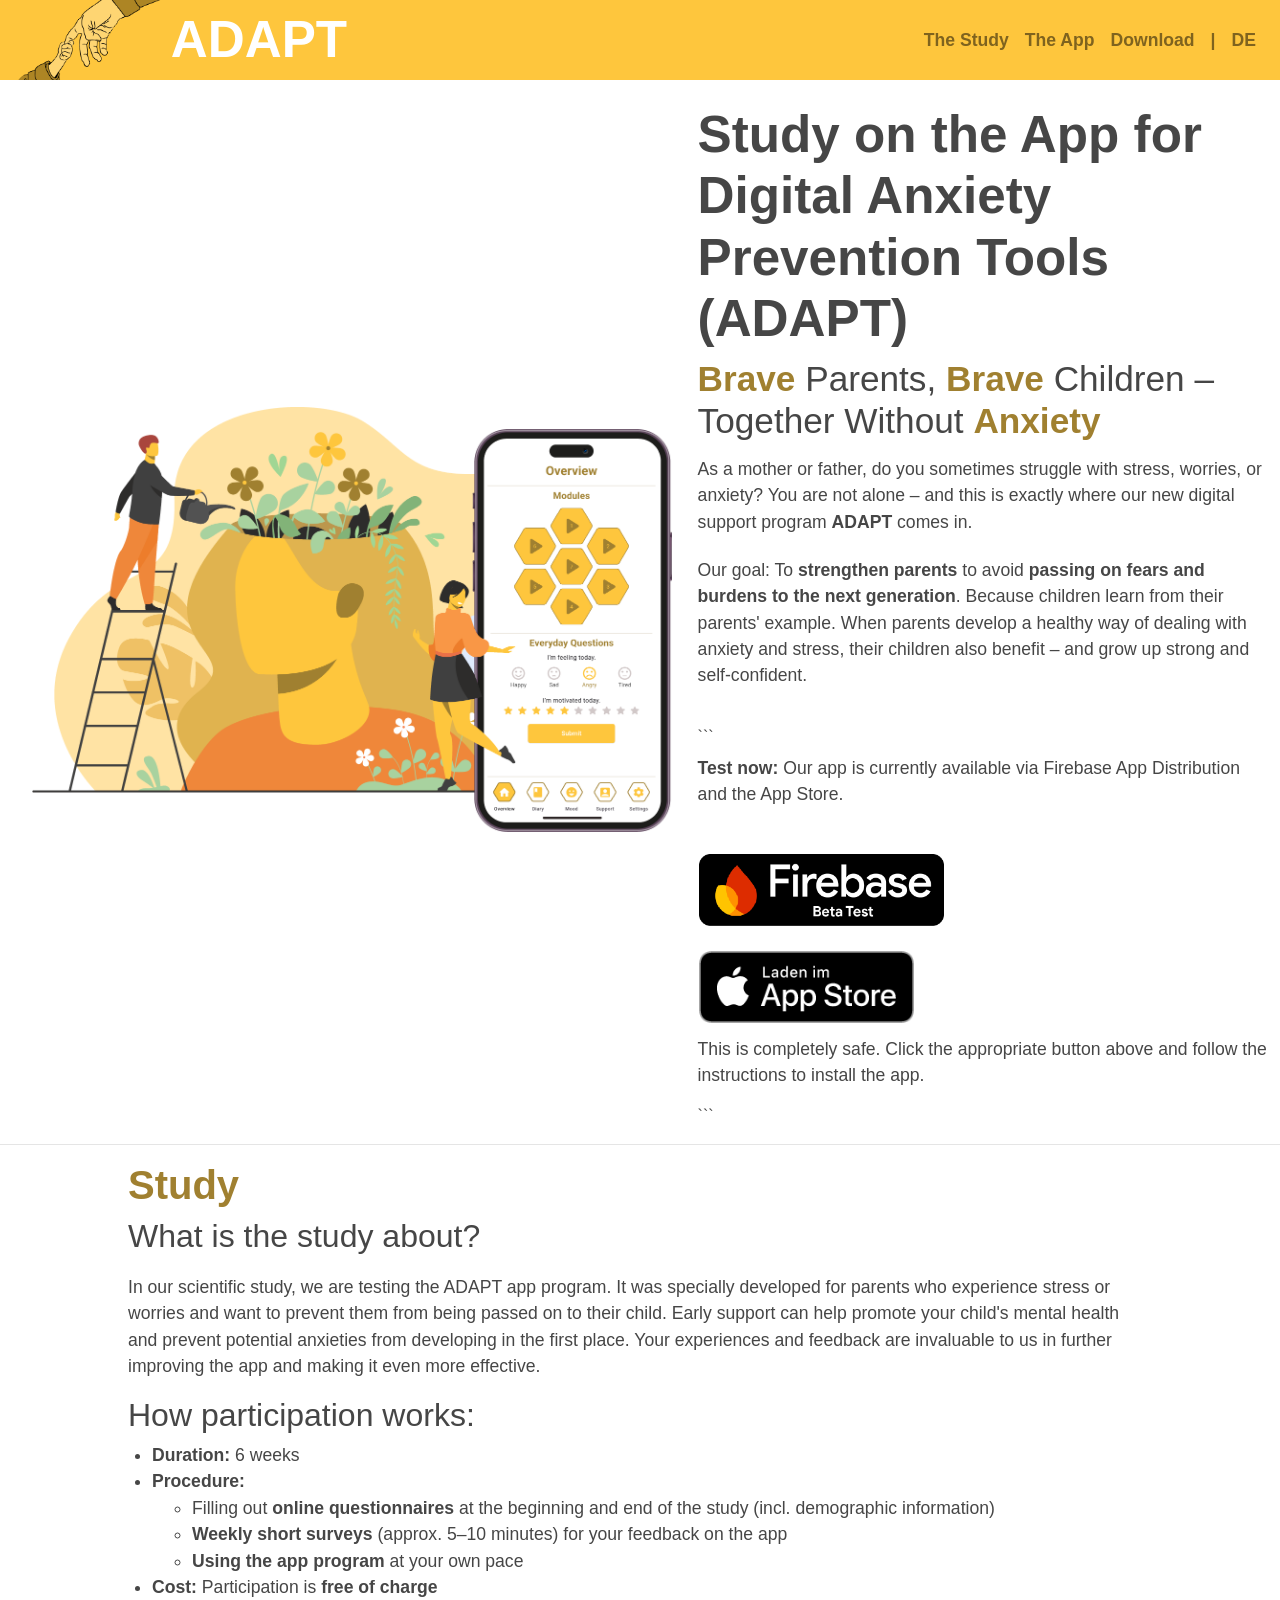
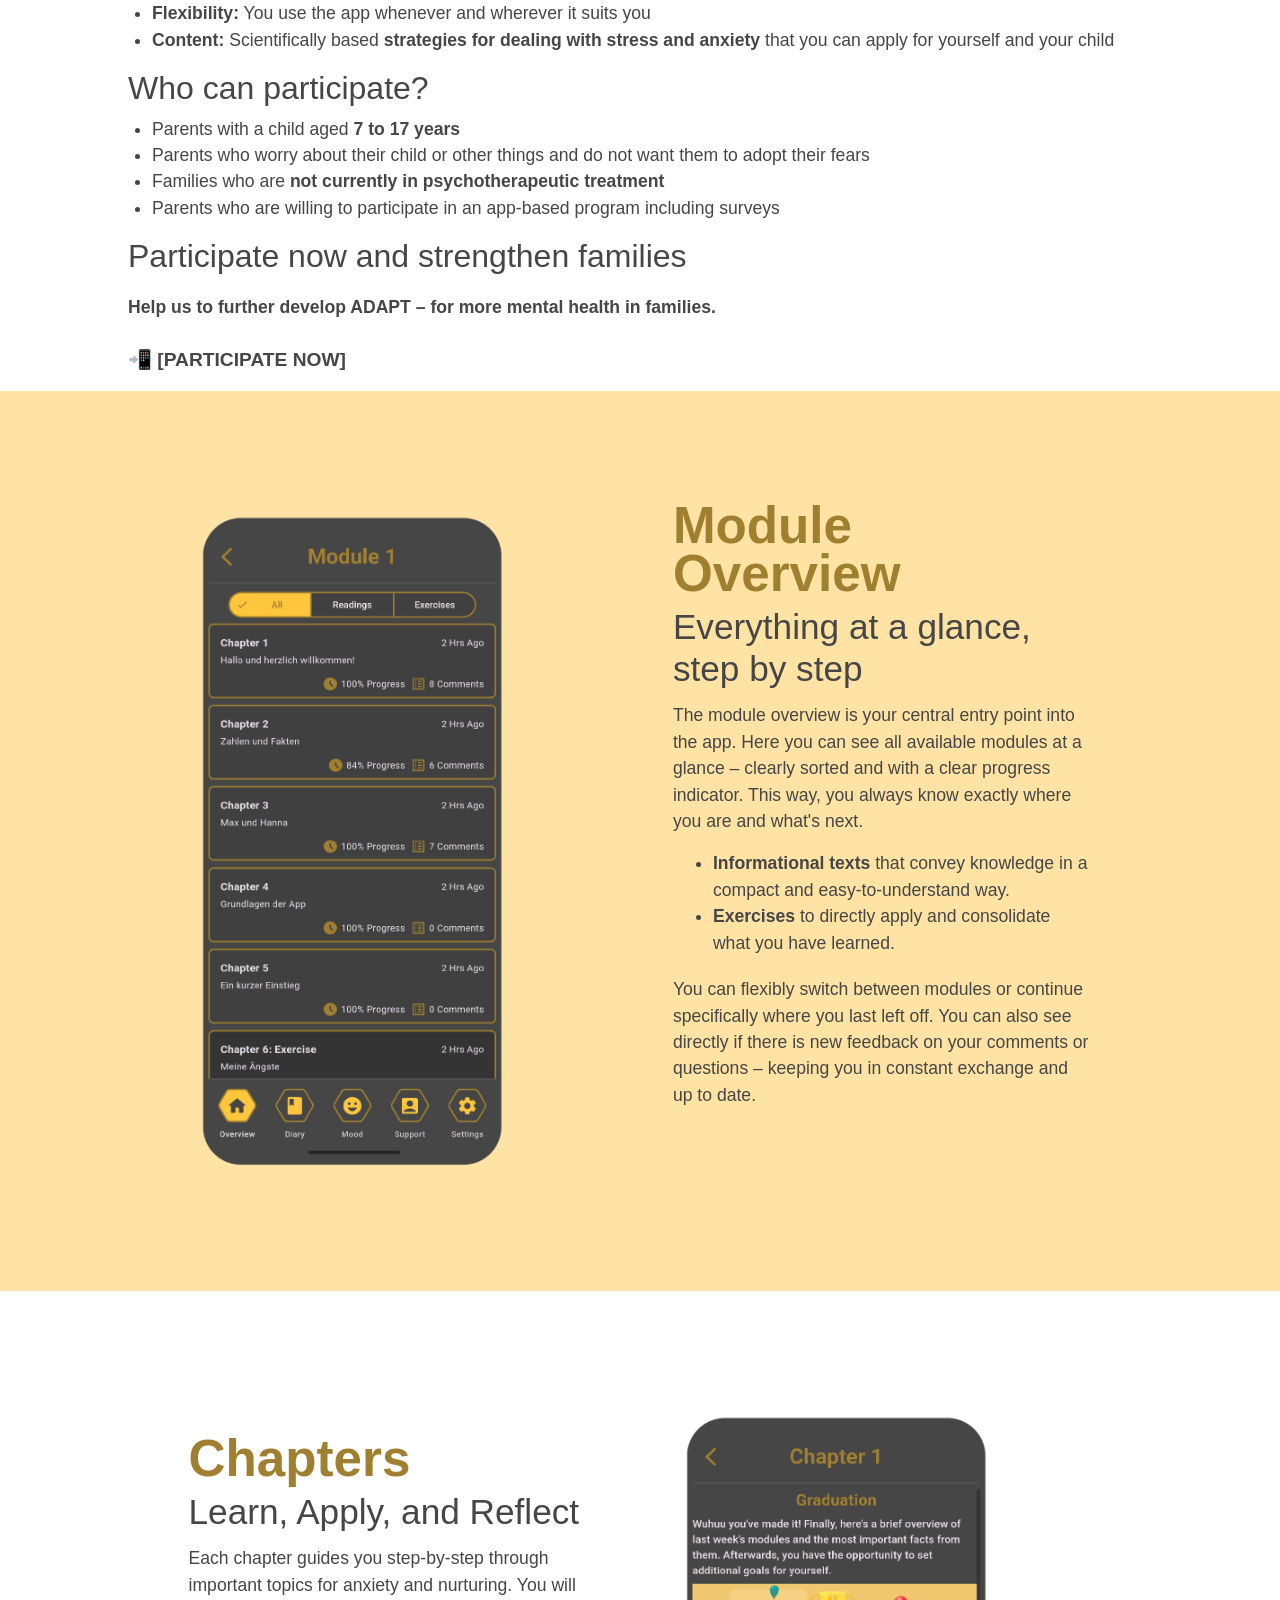
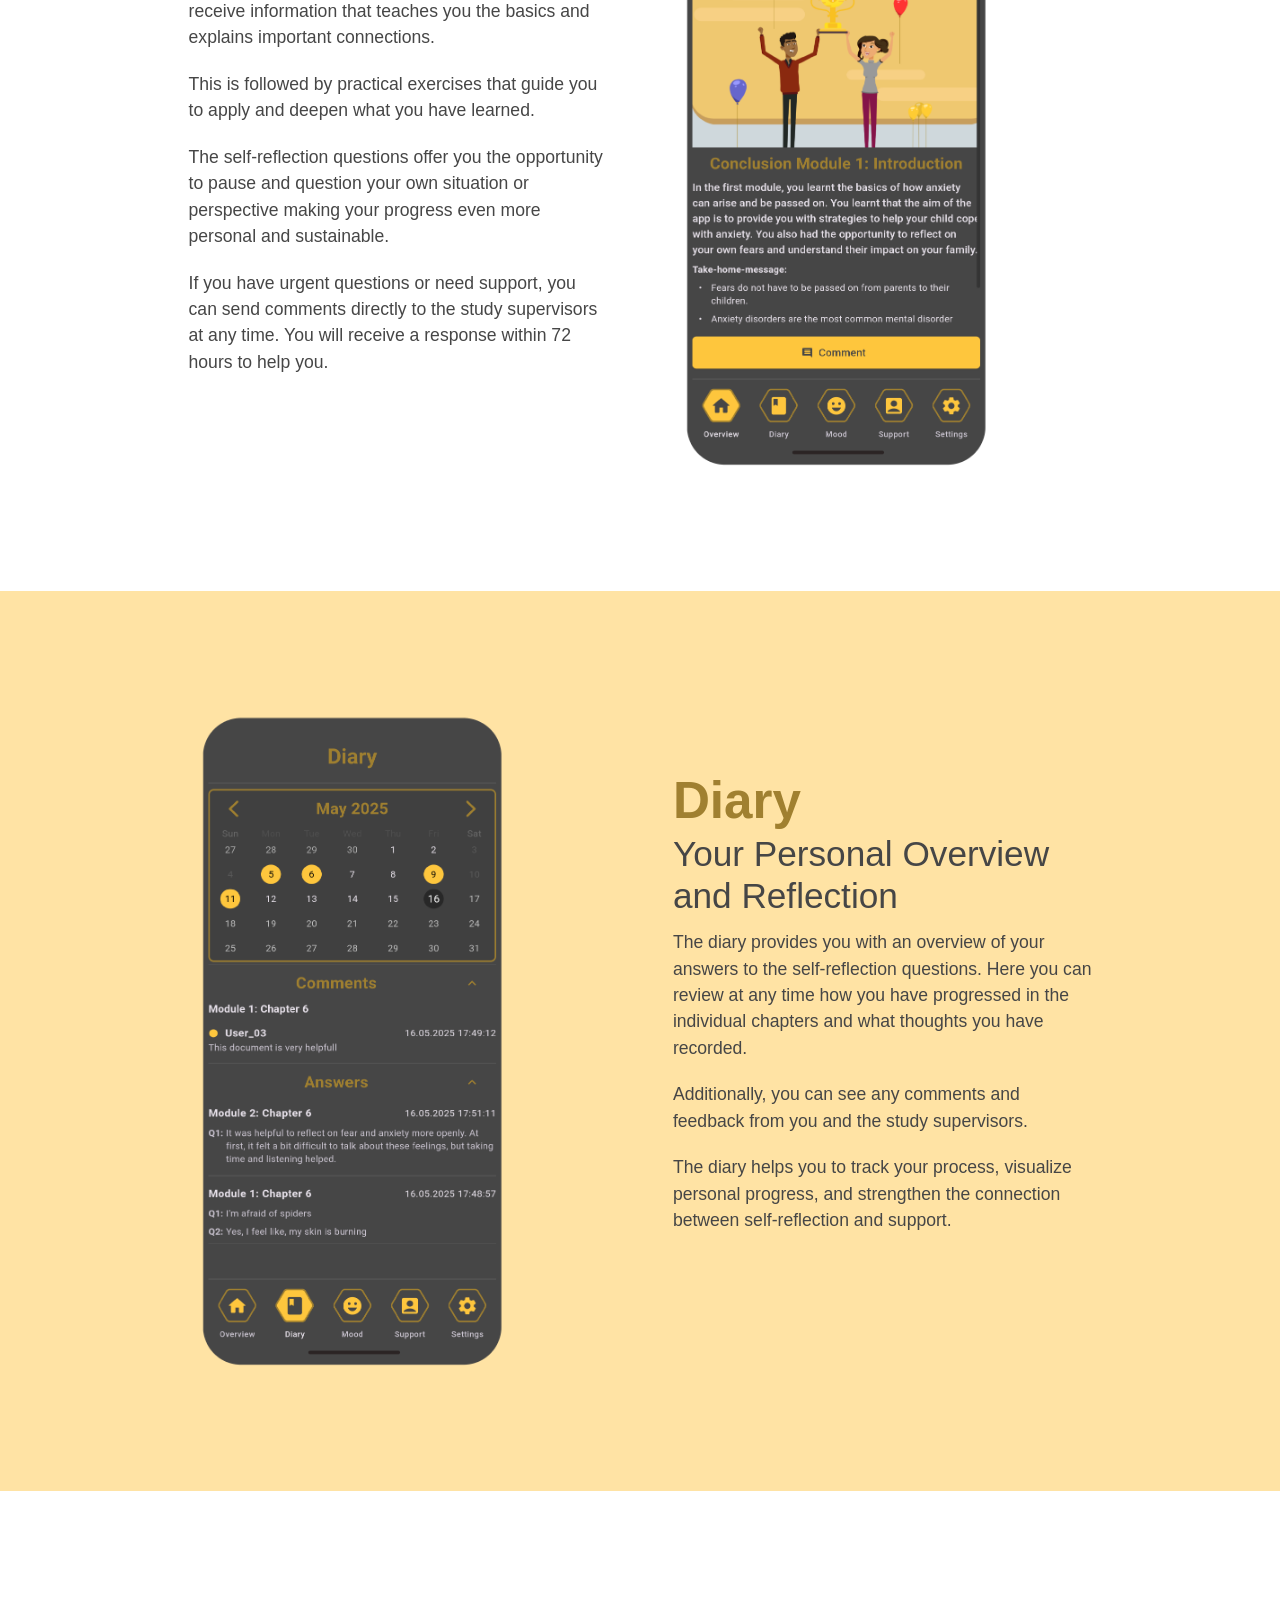
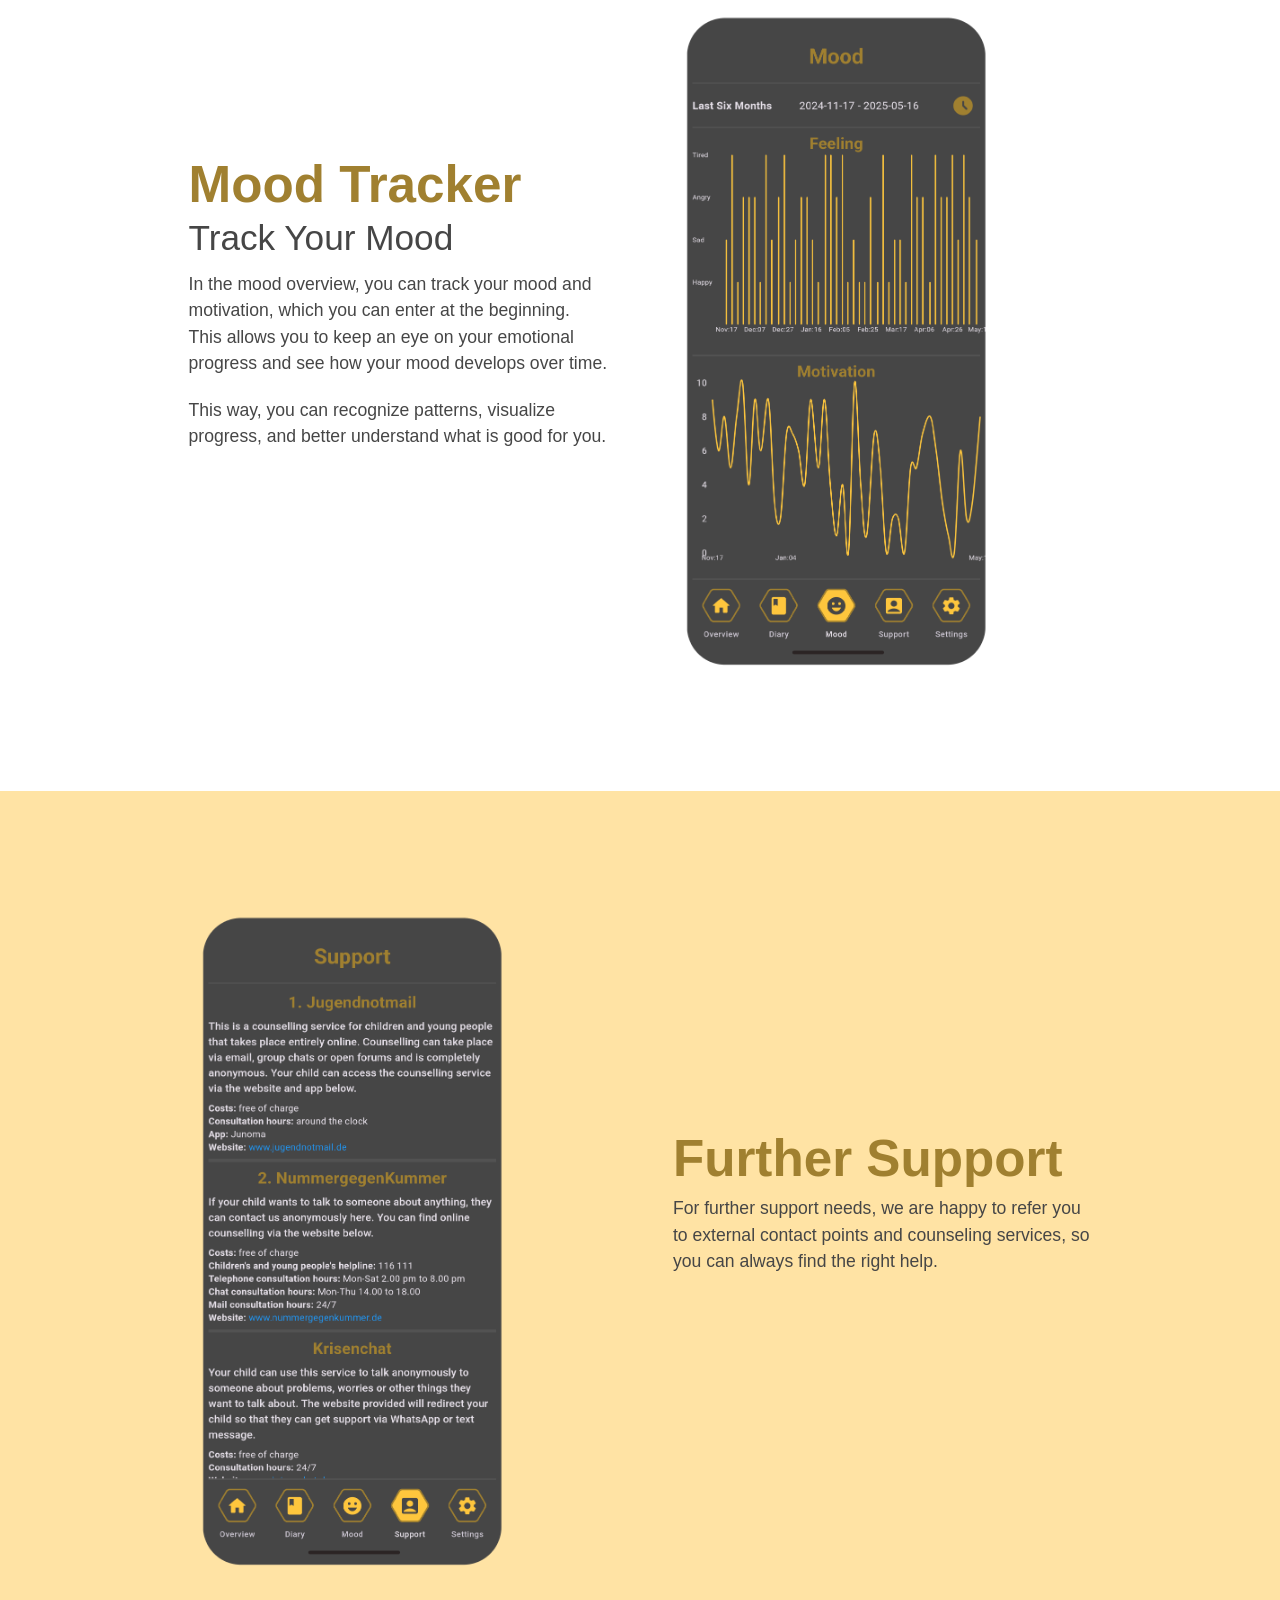
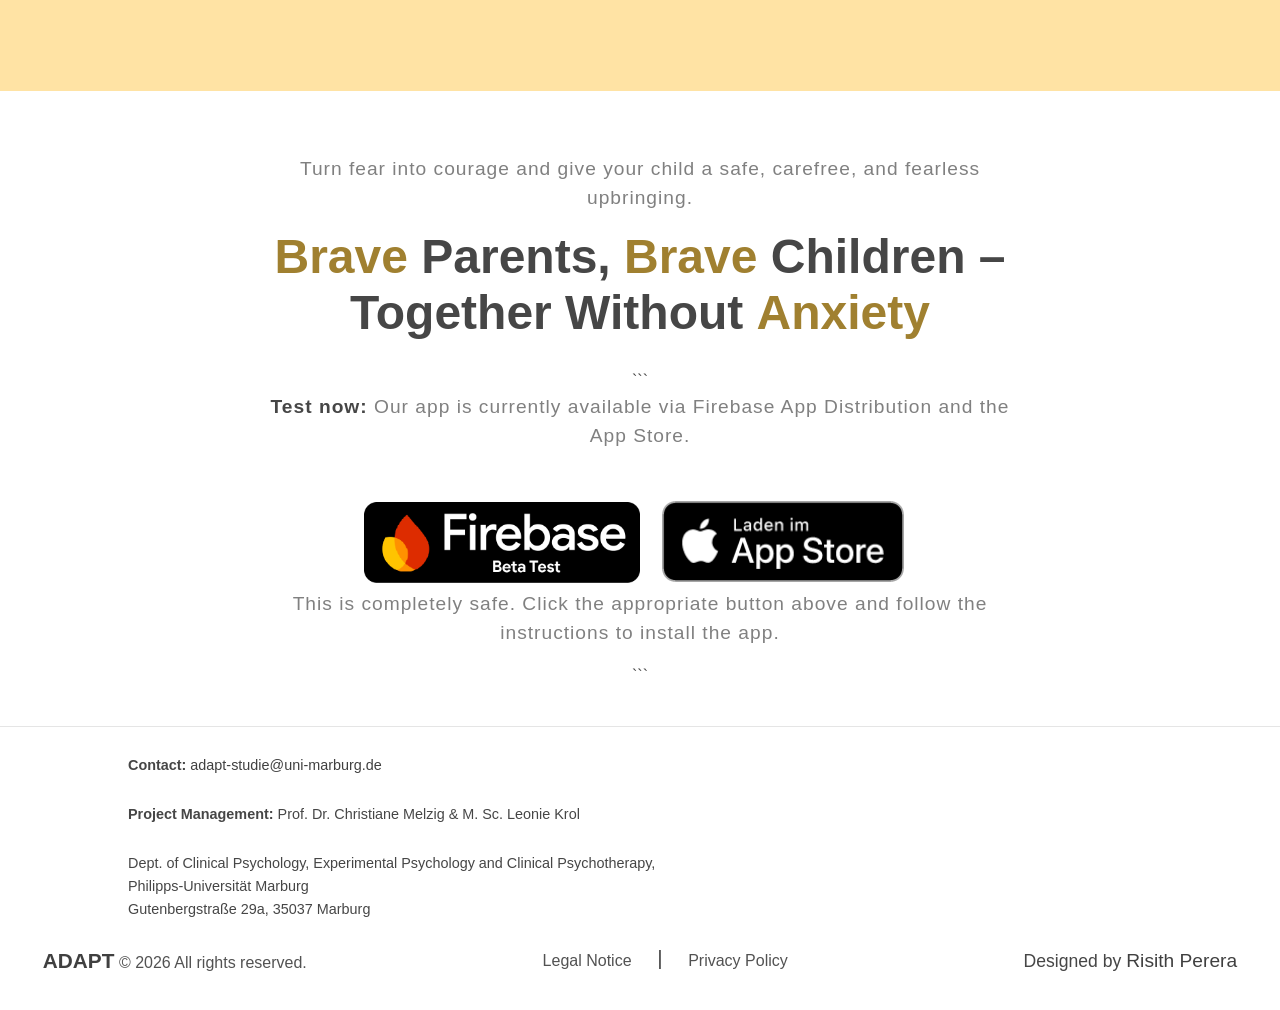
<file: index_en.html>
<!DOCTYPE html>
<html lang="en">
<head>
    <meta http-equiv="Content-Type" content="text/html; charset=UTF-8">
    <meta name="viewport" content="width=device-width, initial-scale=1.0">

    <title>Adapt Study</title>
    <link rel="shortcut icon"  href="images/logos/title-logo.png" type="image/x-icon">

    <!-- stylesheet -->
    <link rel="stylesheet" href="css/styles.css">

    <!-- bootstrap -->
    <link rel="stylesheet" href="css/bootstrap.min.css">

    <script src="downloads/jquery-3.2.1.slim.min.js.download"></script>
    <script src="downloads/popper.min.js.download"></script>
    <script src="downloads/bootstrap.min.js.download"></script>
</head>

<body>
<div class="container">
    <header>
        <nav class="navbar navbar-expand-lg navbar-light fixed-top" style="background-color: #FEC63D;">
            <div class="d-flex align-items-center">
                <a class="navbar-brand m-0 p-0" href="#title">
                    <img src="./images/logos/hands.png" alt="logo" style="vertical-align: middle;">
                </a>
                <h1 class="m-0 pl-2 navbar-title">ADAPT</h1>
            </div>

            <div class="collapse navbar-collapse d-none d-md-block" id="navbarTogglerDemo02" style="font-weight: bold;">
                <ul class="navbar-nav ml-auto mt-2 mt-lg-0">
                    <li class="nav-item">
                        <a class="nav-link" href="#study">The Study</a>
                    </li>
                    <li class="nav-item">
                        <a class="nav-link" href="#features">The App</a>
                    </li>
                    <li class="nav-item">
                        <a class="nav-link" href="#download">Download</a>
                    </li>
                    <li class="nav-item">
                        <span class="nav-link">|</span>
                    </li>
                    <li class="nav-item">
                        <a class="nav-link" href="index.html">DE</a>
                    </li>
                </ul>
            </div>
        </nav>
    </header>

    <div class="container poster">
        <div class="title" id="title">
            <div class="image-container">
                <img src="images/logos/poster_en.png" class="img-fluid" alt="">
            </div>

            <div class="title-content">
                <div class="head">
                    <h1>Study on the App for Digital Anxiety Prevention Tools (ADAPT)</h1>
                    <h2><b style="color: #A08030;">Brave</b> Parents, <b style="color: #A08030;">Brave</b>
                        Children – Together Without <b style="color: #A08030;">Anxiety</b></h2>
                    <p>
                        As a mother or father, do you sometimes struggle with stress, worries, or anxiety? You are not alone – and this is exactly
                        where our new digital support program <b>ADAPT</b> comes in.
                    </p>
                    <p>
                        Our goal: To <b>strengthen parents</b> to avoid <b>passing on fears and burdens to the next generation</b>. Because children learn
                        from their parents' example. When parents develop a healthy way of dealing with anxiety and stress, their children also
                        benefit – and grow up strong and self-confident.
                    </p>
                </div>

                <div class="firebase-download" style="margin-top: 20px;">

                    ```
                    <p>
                        <strong>Test now:</strong>
                        Our app is currently available via Firebase App Distribution and the App Store.
                    </p>

                    <div class="download-btn">

                        <!-- Firebase App Distribution -->
                        <div class="btn">
                            <a href="https://appdistribution.firebase.dev/i/37fd806f918e32e1" target="_blank">
                                <img src="images/logos/firebase_test.png"
                                    alt="Test on Firebase">
                            </a>
                        </div>

                        <!-- Apple App Store -->
                        <div class="btn">
                            <a href="https://apps.apple.com/de/app/adapt/id6752386084?l=en-GB" target="_blank">
                                <img src="images/logos/app-store.png"
                                    alt="Download on the App Store">
                            </a>
                        </div>

                    </div>

                    <p>
                        This is completely safe. Click the appropriate button above and
                        follow the instructions to install the app.
                    </p>
                    ```

                    </div>
            </div>
        </div>
    </div>

    <section id="study">
        <hr>
        <div class="container">
            <div class="ftr study">
                <div class="text-content">
                    <h1 style="color: #A08030;">Study</h1>
                    <h2>What is the study about?</h2>
                    <p>
                        In our scientific study, we are testing the ADAPT app program. It was specially developed for parents who
                        experience stress or worries and want to prevent them from being passed on to their child.
                        Early support can help promote your child's mental health and prevent potential anxieties from developing
                        in the first place. Your experiences and feedback are invaluable
                        to us in further improving the app and making it even more effective.
                    </p>
                    <h2>How participation works:</h2>
                    <ul style="text-align: left; padding-left: 1.5rem;">
                        <li><b>Duration:</b> 6 weeks</li>
                        <li><b>Procedure:</b>
                            <ul>
                                <li>Filling out <b>online questionnaires</b> at the beginning and end of the study (incl. demographic information)</li>
                                <li><b>Weekly short surveys</b> (approx. 5–10 minutes) for your feedback on the app</li>
                                <li><b>Using the app program</b> at your own pace</li>
                            </ul>
                        </li>
                        <li><b>Cost:</b> Participation is <b>free of charge</b></li>
                        <li><b>Flexibility:</b> You use the app whenever and wherever it suits you</li>
                        <li><b>Content:</b> Scientifically based <b>strategies for dealing with stress and anxiety</b> that you can apply for yourself and your child</li>
                    </ul>

                    <h2>Who can participate?</h2>
                    <ul style="text-align: left; padding-left: 1.5rem;">
                        <li>Parents with a child aged <b>7 to 17 years</b></li>
                        <li>Parents who worry about their child or other things and do not want them to adopt their fears</li>
                        <li>Families who are <b>not currently in psychotherapeutic treatment</b></li>
                        <li>Parents who are willing to participate in an app-based program including surveys</li>
                    </ul>

                    <h2>Participate now and strengthen families</h2>
                    <p>
                        <b>Help us to further develop ADAPT – for more mental health in families.</b>
                    </p>
                    <p><span style="font-size: 1.2rem;"><a href="https://www.soscisurvey.de/Test_ADPT/?q=base">📲 <b>[PARTICIPATE NOW]</b></a></span></p>
                </div>
            </div>
        </div>
    </section>

    <section id="features">
        <div class="container ftr-container-l">
            <div class="ftr ftr-img-l">
                <div class="text-content">
                    <h1 style="color: #A08030;">Module Overview</h1>
                    <h2>Everything at a glance, step by step</h2>
                    <p>
                        The module overview is your central entry point into the app. Here you can see all available modules at a glance –
                        clearly sorted and with a clear progress indicator. This way, you always know exactly where you are and what's
                        next.
                    </p>
                    <ul>
                        <li><strong>Informational texts</strong> that convey knowledge in a compact and easy-to-understand way.</li>
                        <li><strong>Exercises</strong> to directly apply and consolidate what you have learned.</li>
                    </ul>
                    <p>
                        You can flexibly switch between modules or continue specifically where you last left off. You can also
                        see directly if there is new feedback on your comments or questions – keeping you in constant exchange
                        and up to date.
                    </p>
                </div>
                <div class="image-container">
                    <img src="./images/screenshots_en/D_Module.png" alt="">
                </div>
            </div>
        </div>

        <div class="container">
            <div class="ftr">
                <div class="text-content">
                    <h1 style="color: #A08030;">Chapters</h1>
                    <h2>Learn, Apply, and Reflect</h2>
                    <p>
                        Each chapter guides you step-by-step through important topics for anxiety and nurturing. You will receive
                        information that teaches you the basics and explains important connections.
                    </p>
                    <p>
                        This is followed by practical exercises that guide you to apply and deepen what you have learned.
                    </p>
                    <p>
                        The self-reflection questions offer you the opportunity to pause and question your own situation or perspective
                        making your progress even more personal and sustainable.
                    </p>
                    <p>
                        If you have urgent questions or need support, you can send comments directly to the study supervisors
                        at any time. You will receive a response within 72 hours to help you.
                    </p>
                </div>
                <div class="image-container">
                    <img src="./images/screenshots_en/D_Chapter.png" alt="">
                </div>
            </div>
        </div>

        <div class="container ftr-container-l">
            <div class="ftr ftr-img-l">
                <div class="text-content">
                    <h1 style="color: #A08030;">Diary</h1>
                    <h2>Your Personal Overview and Reflection</h2>
                    <p>
                        The diary provides you with an overview of your answers to the self-reflection questions. Here you can review at any time
                        how you have progressed in the individual chapters and what thoughts you have recorded.
                    </p>
                    <p>
                        Additionally, you can see any comments and feedback from you and the study supervisors.
                    </p>
                    <p>
                        The diary helps you to track your process, visualize personal progress, and strengthen the connection between self-reflection
                        and support.
                    </p>
                </div>
                <div class="image-container">
                    <img src="./images/screenshots_en/D_Diary.png" alt="">
                </div>
            </div>
        </div>

        <div class="container">
            <div class="ftr">
                <div class="text-content">
                    <h1 style="color: #A08030;">Mood Tracker</h1>
                    <h2>Track Your Mood</h2>
                    <p>
                        In the mood overview, you can track your mood and motivation, which you can enter at the beginning.
                        This allows you to keep an eye on your emotional progress and see how your mood develops over time.
                    </p>
                    <p>
                        This way, you can recognize patterns, visualize progress, and better understand what is good for you.
                    </p>
                </div>
                <div class="image-container">
                    <img src="./images/screenshots_en/D_Mood.png" alt="">
                </div>
            </div>
        </div>

        <div class="container ftr-container-l">
            <div class="ftr ftr-img-l">
                <div class="text-content">
                    <h1 style="color: #A08030;"> Further Support</h1>
                    <h2></h2>
                    <p>
                        For further support needs, we are happy to refer you to external contact points and counseling services,
                        so you can always find the right help.
                    </p>
                </div>
                <div class="image-container">
                    <img src="./images/screenshots_en/D_Support.png" alt="">
                </div>
            </div>
        </div>
    </section>

    <section id="download">
        <div class="container">
            <div class="dwnld-txt">
                <p>Turn fear into courage and give your child a safe, carefree, and fearless upbringing.</p>
                <h1><b style="color: #A08030;">Brave</b> Parents, <b style="color: #A08030;">Brave</b> Children – Together Without <b style="color: #A08030;">Anxiety</b></h1>

                <div class="firebase-download" style="margin-top: 20px;">

                    ```
                    <p>
                        <strong>Test now:</strong>
                        Our app is currently available via Firebase App Distribution and the App Store.
                    </p>

                    <div class="download-btn">

                        <!-- Firebase App Distribution -->
                        <div class="btn">
                            <a href="https://appdistribution.firebase.dev/i/37fd806f918e32e1" target="_blank">
                                <img src="images/logos/firebase_test.png"
                                    alt="Test on Firebase">
                            </a>
                        </div>

                        <!-- Apple App Store -->
                        <div class="btn">
                            <a href="https://apps.apple.com/de/app/adapt/id6752386084?l=en-GB" target="_blank">
                                <img src="images/logos/app-store.png"
                                    alt="Download on the App Store">
                            </a>
                        </div>

                    </div>

                    <p>
                        This is completely safe. Click the appropriate button above and
                        follow the instructions to install the app.
                    </p>
                    ```

                    </div>

            </div>
        </div>
    </section>

    <footer>
        <hr>
        <div class="footer-contact">
            <p><b>Contact:</b> <a href="mailto:adapt-studie@uni-marburg.de">adapt-studie@uni-marburg.de</a></p>
            <p><b>Project Management:</b> Prof. Dr. Christiane Melzig &amp; M. Sc. Leonie Krol</p>
            <p>Dept. of Clinical Psychology, Experimental Psychology and Clinical Psychotherapy,<br>
                Philipps-Universität Marburg<br>
                Gutenbergstraße 29a, 35037 Marburg</p>
        </div>
        <div class="container">
            <div class="footer-content">
                <div class="cpy">
                    <p class="cpyP"><a href="#title">ADAPT</a> © 2026 All rights reserved.</p>
                </div>
                <div class="social-media">
                    <a href="legal_notice.html" target="_blank" class="privacy">Legal Notice</a>
                    <p>|</p>
                    <a href="data_protection.html" target="_blank" class="privacy">Privacy Policy</a>
                </div>
                <div class="design">
                    <p>Designed by <a href="https://www.linkedin.com/in/risith/" target="_blank">Risith Perera</a></p>
                </div>
            </div>
        </div>
    </footer>
</div>
</body>
</html>
</file>
<file: css/styles.css>
*{
    color: #464646;
    font-family: 'Product Sans', sans-serif;
}
body{
    text-align: center;
    margin: 0;
    padding: 0;
    width: 100%;
}
body .container{
    width: 100%; 
    max-width: 100%; 
    box-sizing: border-box; 
    padding: 0;
}
body .container h1{
    font-weight: 600;
}
body .container p{
    padding-top: 1%;
    font-family: 'Product Sans', sans-serif;
}


/* navbar */
nav.navbar {
    height: 80px;
    overflow: hidden;
}
nav .nav-link{
    font-size: 1rem;  
    color: #A08030;
}
.navbar-title {
    font-size: 1.8rem;
    color: #FFFFFF;
}

/* title */
.title{
    display: flex;
    flex-direction: row;
}
.poster{
    position: relative;
    overflow: hidden;
    margin: 0% 0% 0%;
}
.title .image-container{
    width: 50%;
    margin-top: 7%;
    margin-left: 2%;
}
.title .title-content{
    display: flex;
    width: 30%;
    flex-direction: column;
    justify-content: center;
    align-items: flex-start;
    position: relative;
    left: 60%;
    top: 12%;

}
.poster-image{
    position: absolute;
    background-repeat: no-repeat;
    height: 40%;
    width: 40%;
    background-size: cover;
    top: -100%;
    left: -10%;
    z-index: -1;
}
.title .head{
    text-align: left;
}
.title h1{
    
    font-size: 4.5rem;
}
.title p{
    font-weight: normal;
    font-size: 1.3rem;
}

/* download button */
.download-btn{
    display: flex;
    gap: 2%;
    justify-content: center; 
    align-items: center;
    padding-top: 2%;
}
.download-btn .btn{
    padding-left: 0%;
}
.download-btn .btn img{
    height: 9vh;
}

/* Study Section */
.study {
    padding: 0% 10%;
    text-align: left;
    font-size: 1.3rem;
}

/* features */
#features{
    margin: 0%;
}
#features .container{
    padding: 0%;
    overflow: hidden;
}
#features .ftr {
    display: flex;
    flex-wrap: wrap;
    justify-content: center;
    align-items: center;
    gap: 0%;
    padding: 0 2%;
    height: auto;
    min-height: 80vh;
    box-sizing: border-box;
}

#features .ftr-img-l{
    flex-direction: row-reverse;
    background-color:#FFE3A4;      /* here */
}
#features .ftr .text-content,
#features .ftr .image-container {
    width: 100%;
    max-width: 650px;
    padding: 1rem;
    box-sizing: border-box;
}
#features h1{
    font-size: 3rem;
}
#features p{
    font-size: 1.3rem;
}
#features .subP{
    font-size: 1rem;
    color: gray;
}
#features img{
    height: 80vh;
    object-fit: cover;
}
#features .ftr-img-l img,
#features .ftr-img-l h1,
#features .ftr-img-l p,
#features .ftr-img-l .text-content{
    background-color: #FFE3A4;          /*here*/
}

/* testimonials */
#testimonials{
    margin: 0% 5% 0%;
}
#testimonials .container{
    height: 100%;
    width: 80%;
}
#testimonials h1{
    font-size: 3rem;
}
#testimonials .head p{
    font-size: 1.3rem;
}
#testimonials .carousel  .carousel-inner{
    display: flex;
    height: 45vh;
}
#testimonials .carousel  .carousel-item{
    height: 100%;
}
#testimonials  .feedback{
    display: flex;
    justify-content: center;
    align-items: center;
    padding: 2% 2%;
}
#testimonials .feedback-content{
    width: 50%;
    display: flex;
    gap: 10px;
    flex-direction: column;
    padding: 2% 2%;
}
#testimonials .profile-pic {
    padding: 2% 0%;
  }
#testimonials .profile-pic img{
    height: 30vh;
    border-radius: 50%;
}
#testimonials .feedback-content .fa-quote-left{
    color: #566370;
    font-size: 2rem;
    align-self: flex-start;
}
#testimonials .control-icon{
    height: 46px;
    width: 46px;
    cursor: pointer;
    position: absolute;
    font-size: 1.2rem;
    text-align: center;
    background-color: #1f65a5;
    border-radius: 50%;
    top: 35%;
}
#testimonials .feedback-content p{
    font-size: 1.1rem;
    font-family: 'Product Sans', sans-serif;
    font-weight: 500;
}
#testimonials h6{
    font-size: 1rem; 
    font-family: 'Product Sans', sans-serif;
    font-weight: 400;
}


/* download */
#download{
    margin: 0% 0% 3%;
}
#download .container{
    /* background-color: #cadee3; */
    display: flex;
    flex-direction: column;
    justify-content: center;
    align-items: center;
}
#download h1{
    font-size: 2.5rem;
    line-height: 4rem;
    font-weight: 800;
    font-family: 'Product Sans', sans-serif;
}
#download p{
    font-size: 1.1rem;
    color: gray;
    font-weight: 600;
    letter-spacing: 1px;
    padding: 0;
    font-family: 'Product Sans', sans-serif;
}
#download .dwnld-txt{
    margin-top: 5%;
    width: 60%;
    text-align: center;
    display: flex;
    flex-direction: column;
    justify-content: center;
    align-items: center;
    align-self: center;
}
#download .download-btn .btn img{
    height: 10vh;
}


/* footer */
footer .footer-content{
    display: flex;
    gap: 20%;
    justify-content: center;
    align-items: center;
}
footer .footer-contact {
    font-size: 0.9rem;
    color: #525252;
    line-height: 1.6;
    padding: 0% 10%;
}
footer .footer-contact a {
    color: #404040;
    font-weight: 500;
}
footer .cpy p{
    font-size: 0.8rem;
    font-weight: 300;
    color: #525252;
}
footer .cpy a{
    font-weight: 600;
    color: #404040;
    font-size: 1.2rem;
}
footer .social-media{
    display: flex;
    gap: 30px;
    margin: 0%;
    align-items: baseline;
}
footer .social-media i{
    font-size: 25px;
    color: #525252;
}
footer .social-media i:hover{
    color: #404040;
}
footer .social-media a{
    color: #525252;
    font-weight: 500;
}
footer .design a{
    color: #404040;
    font-weight: 500;
    font-size: 1rem;
}
footer .design p{
    font-size: 0.9rem;
}

/* RESPONSIVE DESIGN */
/* mobile phone #cadee3*/

@media only screen and (min-width: 320px) {
    /* navbar */
    nav .nav-link{
        font-size: 0.0rem;
    }
    .navbar-title {
        font-size: 2.6rem;
    }
    .navbar-brand img {
        height: 100%;
        max-height: 80px; /* Adjust as needed to fit nicely in the navbar */
        object-fit: contain; /* 🔧 Add this line */
    }

    /* title */
    .title{
        flex-direction: column;
        justify-content: center;
        align-items: center;
    }
    .title h1{
        font-size: 2.6rem;
    }
    .title h2{
        font-size: 1.6rem;
    }
    .title p{
        font-size: 1.0rem;
    }
    .title .image-container{
        display: flex;
        width: 80%;
        margin-top: 12%;
        margin-left: 5%;
    }
    .title .title-content{
        position: relative;
        width: 80%;
        align-items: center;
        left: 0%;
        bottom: 0%;
    
    }
    .poster-image{
        height: auto;
        width: auto;
        top: -225%;
        left: -200%;
    }

    /* download button */
    .download-btn{
        gap: 1%;
    }
    .download-btn .btn{
        padding-left: 0%;
    }
    .download-btn .btn img{
        height: 6vh;
    }

    /* Study Section */
    .study {
        font-size: 1.0rem;
    }

    /* features */
    #features .ftr{
        flex-direction: column;
        gap: 3%;
        height: 100vh;
    }

    #features .ftr .text-content{
        width: 80%;
        margin-bottom:5%;
    }
    #features h1{
        font-size: 2.6rem;
    }
    #features h2{
        font-size: 1.6rem;
    }
    #features p{
        font-size: 1.0rem;
    }
    #features ul{
        font-size: 1.0rem;
    }
    #features .subP{
        font-size: 0.8rem;
    }
    #features img{
        height: 60vh;
    }

    /* testimonials */
    #testimonials h1{
        font-size: 1.5rem;
    }
    #testimonials .head p{
        font-size: 0.8rem;
    }
    #testimonials .carousel  .carousel-inner{
        height: 60vh;
    }
    #testimonials  .feedback{
        flex-direction: column;
    }
    #testimonials .control-icon{
        height: 30px;
        width: 30px;
        font-size: 0.3rem;
        top: 15%;
    }
    #testimonials .feedback-content{
        width: 90%;
    }
    #testimonials .feedback-content p{
        font-size: 0.8rem;
        width: 100%; 
    }
    #testimonials .feedback-content .fa-quote-left{
        font-size: 1.5rem;
    }
    #testimonials .profile-pic img{
        height: 20vh;
    }

    /* download */
    #download .dwnld-txt{
        width: 80%;
    }
    #download h1{
        font-size: 1.5rem;
        line-height: 2.2rem;
    }
    #download p{
        font-size: 0.7rem;
        font-weight: 450;
        letter-spacing: 1px;
    }
    #download .download-btn .btn img{
        height: 6vh;
    }

    /* footer */
    footer .footer-content{
        flex-direction: column;
    }
    footer .social-media{
        width: 80%;
        gap: 0%;
        justify-content: space-around;
    }
    footer .social-media i{
        font-size: 1.2rem;
    }
    footer .cpy a{
        font-size: 1.1rem;
    }
    footer .cpy p{
        font-size: 0.8rem;
        margin-bottom: 1%;
    }
    footer .social-media a{
        font-size: 0.8rem;
    }
    footer .social-media p{
        margin-bottom: 0;
    }
    footer .design a{
        font-size: 0.8rem;
    }
    footer .design p{
        font-size: 0.9rem;
    }
}

/* tab */
@media only screen and (min-width: 780px){
    /* navbar */
    nav .nav-link{
        font-size: 1.0rem;
    }
    .navbar-brand img {
        height: 100%;
        max-height: 80px; /* Adjust as needed to fit nicely in the navbar */
        object-fit: contain; /* 🔧 Add this line */
    }
    .navbar-title {
        font-size: 2.9rem;
    }

    /* title */
    .title{
        flex-direction: row;
        flex-wrap: wrap;
        gap: 2%;
        padding-top: 7vh; /* Push text below the header */
    }
    .title h1{
        font-size: 2.9rem;
    }
    .title h2{
        font-size: 1.9rem;
    }
    .title p{
        font-size: 1.0rem;
    }
    .title .image-container{
        width: 50%;
        margin-top: 2%;
        margin-left: 2%;
    }
    .title .title-content{
        width: 45%;
        position: relative;
        left: 0;
        top: 0;
        word-wrap: break-word;
        overflow-wrap: break-word;
        padding-top: 2rem;
    }
    .poster-image{
        top: -230%;
        left: -80%;
    }
    /* download button */
    .download-btn{
        flex-direction: column;
        align-items: flex-start;
    }
    .download-btn .btn img{
        height: 7vh;
    } 

    /* Study Section */
    .study {
        font-size: 1.0rem;
    }

    /* features */
    #features .ftr {
        flex-direction: row;
    }
    #features .ftr .text-content,
    #features .ftr .image-container {
        width: 45%;
    }
    #features h1{
        font-size: 2.9rem;
        line-height: 2.7rem;
    }
    #features h2{
        font-size: 1.9rem;
    }
    #features p{
        font-size: 1.0rem;
    }
    #features ul{
        font-size: 1.0rem;
    }
    #features .subP{
        font-size: 0.8rem;
    }
    #features img{
        height: 75vh;
    }


    /* testimonials */
    #testimonials .container{
        width: 90%;
    }
    #testimonials h1{
        font-size: 2rem;
    }
    #testimonials .head p{
        font-size: 1rem;
    }
    #testimonials .carousel  .carousel-inner{
        height: 40vh;
    }
    #testimonials .control-icon{
        height: 40px;
        width: 40px;
        top: 35%;
    }
    #testimonials .feedback-content{
        width: 60%;
    }
    #testimonials  .feedback{
        flex-direction: row;
    }
    #testimonials .feedback-content .fa-quote-left{
        font-size: 2rem;
    }
    #testimonials .feedback-content p{
        font-size: 0.9rem;
    }
    #testimonials h6{
        font-size: 1.2rem; 
    }
    #testimonials .profile-pic img{
        height: 23vh;
    }


    /* download */
    #download .dwnld-txt{
        width: 90%;
    }
    #download h1{
        font-size: 2.5rem;
        line-height: 2.8rem;
    }
    #download p{
        font-size: 0.9rem;
        font-weight: 450;
        letter-spacing: 1px;
    }
    #download .download-btn{
        flex-direction: row;
    }
    #download .download-btn .btn img{
        height: 8vh;
    }

    /* footer */
    footer{
        margin: 0% 0% 3%;
    }
    footer .footer-content{
        flex-direction: row;
        gap: 0%;
    }
    footer .social-media{
        width: 40%;
        gap: 5%;
        justify-content: center;
        align-items: center;
    }
    footer .social-media i{
        font-size: 1.3rem;
    }
    footer .social-media p{
        margin-bottom: 2%;
    }
    footer .cpy a{
        font-size: 1.2rem;
    }
    .footer-content p{
        font-size: 1rem;
    }
    footer .design a{
        font-size: 1rem;
    }
    footer .design p{
        font-size: 0.9rem;
        margin-bottom: 0%;
    }
}

@media screen and (max-width: 1279px) {
    .navbar-collapse {
        display: none !important;
    }
}

/* desktop */
@media only screen and (min-width: 1280px) {
    /* navbar */
    nav .navbar-toggler{
        font-size: 2rem;
    }
    nav .nav-link{
        font-size: 1.1rem;
    }
    .navbar-brand img {
        height: 100%;
        max-height: 80px; /* Adjust as needed to fit nicely in the navbar */
        object-fit: contain; /* 🔧 Add this line */
    }
    .navbar-title {
        font-size: 3.2rem;
    }

    .title {
        flex-direction: row;
        flex-wrap: wrap;
        gap: 2%;
        padding-top: 8vh;
    }

    /* title */
    .title h1{
        font-size: 3.2rem;
    }
    .title h2{
        font-size: 2.2rem;
    }
    .title p{
        font-size: 1.1rem;
    }
    .title .image-container {
        width: 50%;
        margin-top: 3%;
    }

    .title .image-container img {
        width: 100%;
        height: auto;
        object-fit: contain;
    }

    .title .title-content {
        width: 45%;
        position: relative;
        left: 0;
        top: 0;
        padding-top: 2rem;
        word-wrap: break-word;
        overflow-wrap: break-word;
    }

    .poster-image{
        top: -120%;
        left: -20%;
    }
    /* download button */
    .download-btn .btn img{
        height: 8vh;
        margin-top: 5%;
    }

    /* Study Section */
    .study {
        font-size: 1.1rem;
    }

    /* features */
    #features .container{
        justify-content: center;
        align-items: center;
    }
    #features .ftr {
        padding: 4% 6%;
    }
    #features .ftr-img-l{
        flex-direction: row-reverse;
    }
    #features .ftr .text-content,
    #features .ftr .image-container {
        width: 40%;
    }
    #features h1{
        font-size: 3.2rem;
        line-height: 3rem;
    }
    #features h2{
        font-size: 2.2rem;
    }
    #features p{
        font-size: 1.1rem;
    }
    #features ul{
        font-size: 1.1rem;
    }
    #features .subP{
        font-size: 1.1rem;
    }

    /* testimonials */
    #testimonials .container{
        width: 80%;
    }
    #testimonials h1{
        font-size: 3rem;
    }
    #testimonials .head p{
        font-size: 1.2rem;
    }
    #testimonials .control-icon{
        height: 50px;
        width: 50px;
        top: 30%;
    }
    #testimonials .feedback-content{
        width: 50%;
    }
    #testimonials .feedback-content .fa-quote-left{
        font-size: 2.1rem;
    }
    #testimonials .feedback-content p{
        font-size: 1.2rem;
    }
    #testimonials h6{
        font-size: 1.5rem; 
    }
    #testimonials .profile-pic img{
        height: 30vh;
    }

    /* download */
    #download .dwnld-txt{
        width: 60%;
    }
    #download h1{
        font-size: 3rem;
        line-height: 3.5rem;
    }
    #download p{
        font-size: 1.2rem;
        font-weight: 450;
    }
    #download .download-btn .btn img{
        height: 9vh;
    }


    /* footer */
    footer{
        margin: 0% 0% 2%;
    }
    footer .footer-content{
        gap: 8%;
    }
    footer .social-media i{
        font-size: 1.5rem;
    }
    footer .social-media a{
        font-size: 1rem;
    }
    footer .cpy a{
        font-size: 1.3rem;
    }
    footer .cpy p{
        font-size: 1rem;
    }
    .footer-content p{
        font-size: 1.3rem;
    }
    footer .design a{
        font-size: 1.2rem;
    }
    footer .design p{
        font-size: 1.1rem;
    }
}

@media only screen and (min-width: 1440px){
    /* navbar */
    nav .nav-link{
        font-size: 1.5rem;
    }
    .navbar-brand img {
        height: 100%;
        max-height: 80px; /* Adjust as needed to fit nicely in the navbar */
        object-fit: contain; /* 🔧 Add this line */
    }
    .navbar-title {
        font-size: 3.5rem;
    }

    /* title */
    .title {
        flex-direction: row;
        flex-wrap: wrap;
        gap: 2%;
        padding-top: 8vh;
    }

    .title h1{
        font-size: 3.5rem;
    }
    .title h2{
        font-size: 2.5rem;
    }
    .title p{
        font-size: 1.3rem;
    }
    .title .image-container{
        width: 50%;
        margin-top: 5%;
    }

    .title .title-content {
        width: 45%;
        position: relative;
        left: 0;
        top: 0;
        padding-top: 2rem;
        word-wrap: break-word;
        overflow-wrap: break-word;
    }

    .poster-image{
        top: -110%;
        left: -10%;
    }
    /* download button */
    .download-btn{
        flex-direction: row;
    }

    /* Study Section */
    .study {
        font-size: 1.3rem;
    }

    /* features */
    #features .ftr {
        padding: 2% 6%;
    }

    #features .ftr .image-container {
        width: 25%;
    }
    #features h1{
        font-size: 3.5rem;
        line-height: 3.5rem;
    }
    #features h2{
        font-size: 2.5rem;
    }
    #features p{
        font-size: 1.3rem;
    }
    #features ul{
        font-size: 1.3rem;
    }
    #features .subP{
        font-size: 1.3rem;
    }

    /* testimonials */
    #testimonials h1{
        font-size: 3.5rem;
    }
    #testimonials .carousel  .carousel-inner{
        height: 45vh;
    }
    #testimonials .control-icon{
        height: 46px;
        width: 46px;
        top: 35%;
    }
    #testimonials .feedback-content p{
        font-size: 1.3rem;
    }
    #testimonials .feedback-content .fa-quote-left{
        font-size: 2.2rem;
    }
    #testimonials h6{
        font-size: 1.7rem; 
    }

    #download .dwnld-txt{
        width: 75%;
    }

    /* download*/
    #download h1{
        font-size: 3.2rem;
        line-height: 4rem;
    }


    /* footer */
    footer{
        margin: 0% 0% 1%;
    }
    footer .social-media a{
        font-size: 1.2rem;
    }
    footer .cpy a{
        font-size: 1.5rem;
    }
}
</file>
